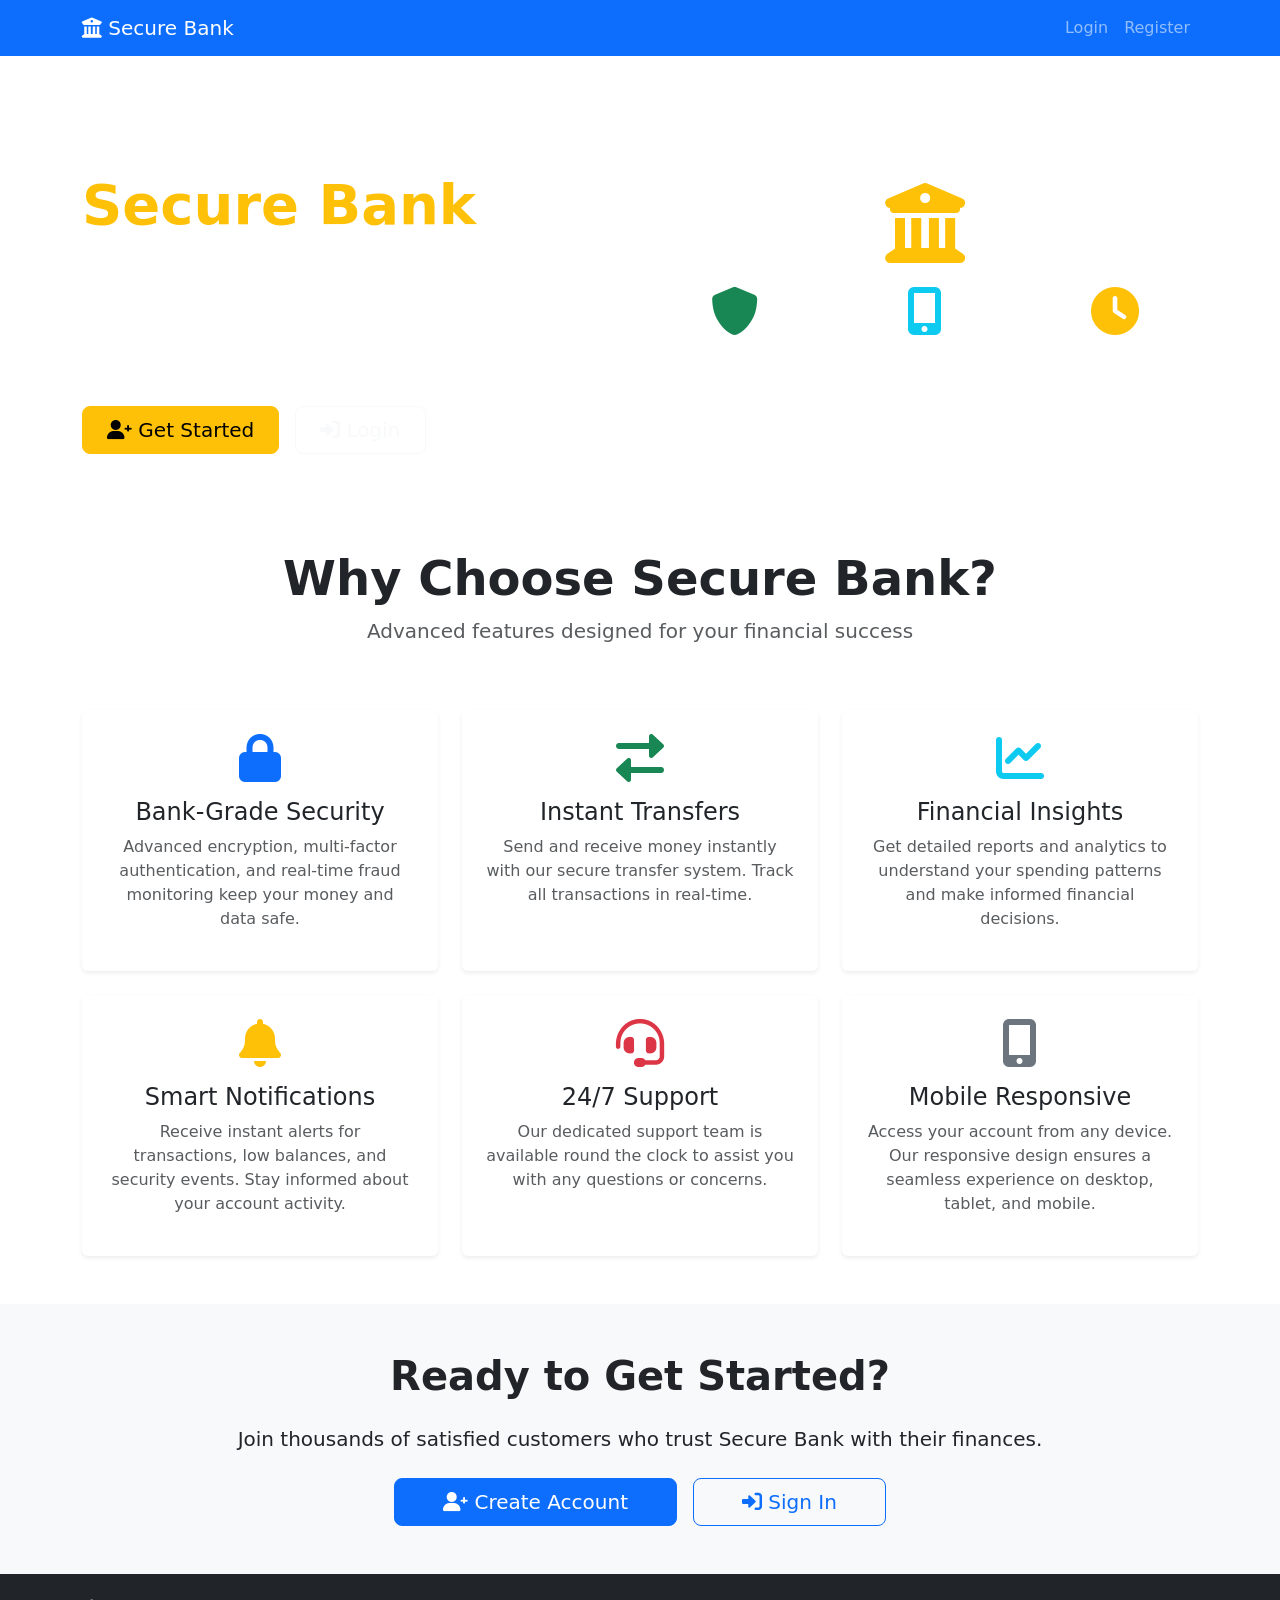
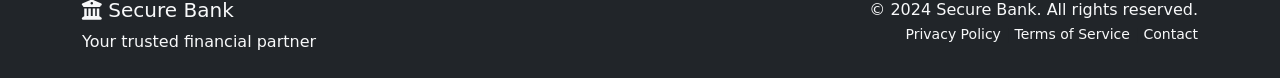
<file: target/classes/templates/index.html>
<!DOCTYPE html>
<html lang="en" xmlns:th="http://www.thymeleaf.org">
<head>
    <meta charset="UTF-8">
    <meta name="viewport" content="width=device-width, initial-scale=1.0">
    <title>Welcome to Secure Bank</title>
    
    <!-- Bootstrap CSS -->
    <link href="https://cdn.jsdelivr.net/npm/bootstrap@5.3.0/dist/css/bootstrap.min.css" rel="stylesheet">
    <!-- Font Awesome -->
    <link href="https://cdnjs.cloudflare.com/ajax/libs/font-awesome/6.0.0/css/all.min.css" rel="stylesheet">
    <!-- Custom CSS -->
    <link th:href="@{/css/style.css}" rel="stylesheet">
</head>
<body>
    <!-- Navigation -->
    <nav class="navbar navbar-expand-lg navbar-dark bg-primary">
        <div class="container">
            <a class="navbar-brand" th:href="@{/}">
                <i class="fas fa-university"></i> Secure Bank
            </a>
            
            <div class="navbar-nav ms-auto">
                <a class="nav-link" th:href="@{/login}">Login</a>
                <a class="nav-link" th:href="@{/register}">Register</a>
            </div>
        </div>
    </nav>

    <!-- Hero Section -->
    <section class="hero-section bg-gradient-primary text-white py-5">
        <div class="container">
            <div class="row align-items-center min-vh-75">
                <div class="col-lg-6">
                    <h1 class="display-4 fw-bold mb-4">
                        Welcome to <span class="text-warning">Secure Bank</span>
                    </h1>
                    <p class="lead mb-4">
                        Your trusted financial partner providing secure, modern, and convenient banking services. 
                        Experience the future of banking with our advanced security features and user-friendly interface.
                    </p>
                    <div class="d-grid gap-2 d-md-flex">
                        <a th:href="@{/register}" class="btn btn-warning btn-lg px-4 me-md-2">
                            <i class="fas fa-user-plus"></i> Get Started
                        </a>
                        <a th:href="@{/login}" class="btn btn-outline-light btn-lg px-4">
                            <i class="fas fa-sign-in-alt"></i> Login
                        </a>
                    </div>
                </div>
                <div class="col-lg-6 text-center">
                    <i class="fas fa-university display-1 text-warning mb-4"></i>
                    <div class="row">
                        <div class="col-4">
                            <i class="fas fa-shield-alt fa-3x text-success mb-2"></i>
                            <h5>Secure</h5>
                        </div>
                        <div class="col-4">
                            <i class="fas fa-mobile-alt fa-3x text-info mb-2"></i>
                            <h5>Mobile</h5>
                        </div>
                        <div class="col-4">
                            <i class="fas fa-clock fa-3x text-warning mb-2"></i>
                            <h5>24/7</h5>
                        </div>
                    </div>
                </div>
            </div>
        </div>
    </section>

    <!-- Features Section -->
    <section class="py-5">
        <div class="container">
            <div class="row text-center mb-5">
                <div class="col">
                    <h2 class="display-5 fw-bold">Why Choose Secure Bank?</h2>
                    <p class="lead text-muted">Advanced features designed for your financial success</p>
                </div>
            </div>
            
            <div class="row g-4">
                <div class="col-md-4">
                    <div class="card h-100 shadow-sm border-0">
                        <div class="card-body text-center p-4">
                            <i class="fas fa-lock fa-3x text-primary mb-3"></i>
                            <h4>Bank-Grade Security</h4>
                            <p class="text-muted">
                                Advanced encryption, multi-factor authentication, and real-time fraud monitoring 
                                keep your money and data safe.
                            </p>
                        </div>
                    </div>
                </div>
                
                <div class="col-md-4">
                    <div class="card h-100 shadow-sm border-0">
                        <div class="card-body text-center p-4">
                            <i class="fas fa-exchange-alt fa-3x text-success mb-3"></i>
                            <h4>Instant Transfers</h4>
                            <p class="text-muted">
                                Send and receive money instantly with our secure transfer system. 
                                Track all transactions in real-time.
                            </p>
                        </div>
                    </div>
                </div>
                
                <div class="col-md-4">
                    <div class="card h-100 shadow-sm border-0">
                        <div class="card-body text-center p-4">
                            <i class="fas fa-chart-line fa-3x text-info mb-3"></i>
                            <h4>Financial Insights</h4>
                            <p class="text-muted">
                                Get detailed reports and analytics to understand your spending patterns 
                                and make informed financial decisions.
                            </p>
                        </div>
                    </div>
                </div>
                
                <div class="col-md-4">
                    <div class="card h-100 shadow-sm border-0">
                        <div class="card-body text-center p-4">
                            <i class="fas fa-bell fa-3x text-warning mb-3"></i>
                            <h4>Smart Notifications</h4>
                            <p class="text-muted">
                                Receive instant alerts for transactions, low balances, and security events. 
                                Stay informed about your account activity.
                            </p>
                        </div>
                    </div>
                </div>
                
                <div class="col-md-4">
                    <div class="card h-100 shadow-sm border-0">
                        <div class="card-body text-center p-4">
                            <i class="fas fa-headset fa-3x text-danger mb-3"></i>
                            <h4>24/7 Support</h4>
                            <p class="text-muted">
                                Our dedicated support team is available round the clock to assist you 
                                with any questions or concerns.
                            </p>
                        </div>
                    </div>
                </div>
                
                <div class="col-md-4">
                    <div class="card h-100 shadow-sm border-0">
                        <div class="card-body text-center p-4">
                            <i class="fas fa-mobile-alt fa-3x text-secondary mb-3"></i>
                            <h4>Mobile Responsive</h4>
                            <p class="text-muted">
                                Access your account from any device. Our responsive design ensures 
                                a seamless experience on desktop, tablet, and mobile.
                            </p>
                        </div>
                    </div>
                </div>
            </div>
        </div>
    </section>

    <!-- CTA Section -->
    <section class="bg-light py-5">
        <div class="container">
            <div class="row text-center">
                <div class="col">
                    <h2 class="display-6 fw-bold mb-4">Ready to Get Started?</h2>
                    <p class="lead mb-4">Join thousands of satisfied customers who trust Secure Bank with their finances.</p>
                    <div class="d-grid gap-2 d-md-flex justify-content-center">
                        <a th:href="@{/register}" class="btn btn-primary btn-lg px-5 me-md-2">
                            <i class="fas fa-user-plus"></i> Create Account
                        </a>
                        <a th:href="@{/login}" class="btn btn-outline-primary btn-lg px-5">
                            <i class="fas fa-sign-in-alt"></i> Sign In
                        </a>
                    </div>
                </div>
            </div>
        </div>
    </section>

    <!-- Footer -->
    <footer class="bg-dark text-light py-4">
        <div class="container">
            <div class="row">
                <div class="col-md-6">
                    <h5><i class="fas fa-university"></i> Secure Bank</h5>
                    <p class="mb-0">Your trusted financial partner</p>
                </div>
                <div class="col-md-6 text-md-end">
                    <p class="mb-0">&copy; 2024 Secure Bank. All rights reserved.</p>
                    <small class="text-muted">
                        <a href="#" class="text-light text-decoration-none">Privacy Policy</a> |
                        <a href="#" class="text-light text-decoration-none">Terms of Service</a> |
                        <a href="#" class="text-light text-decoration-none">Contact</a>
                    </small>
                </div>
            </div>
        </div>
    </footer>

    <!-- Bootstrap JS -->
    <script src="https://cdn.jsdelivr.net/npm/bootstrap@5.3.0/dist/js/bootstrap.bundle.min.js"></script>
</body>
</html>
</file>
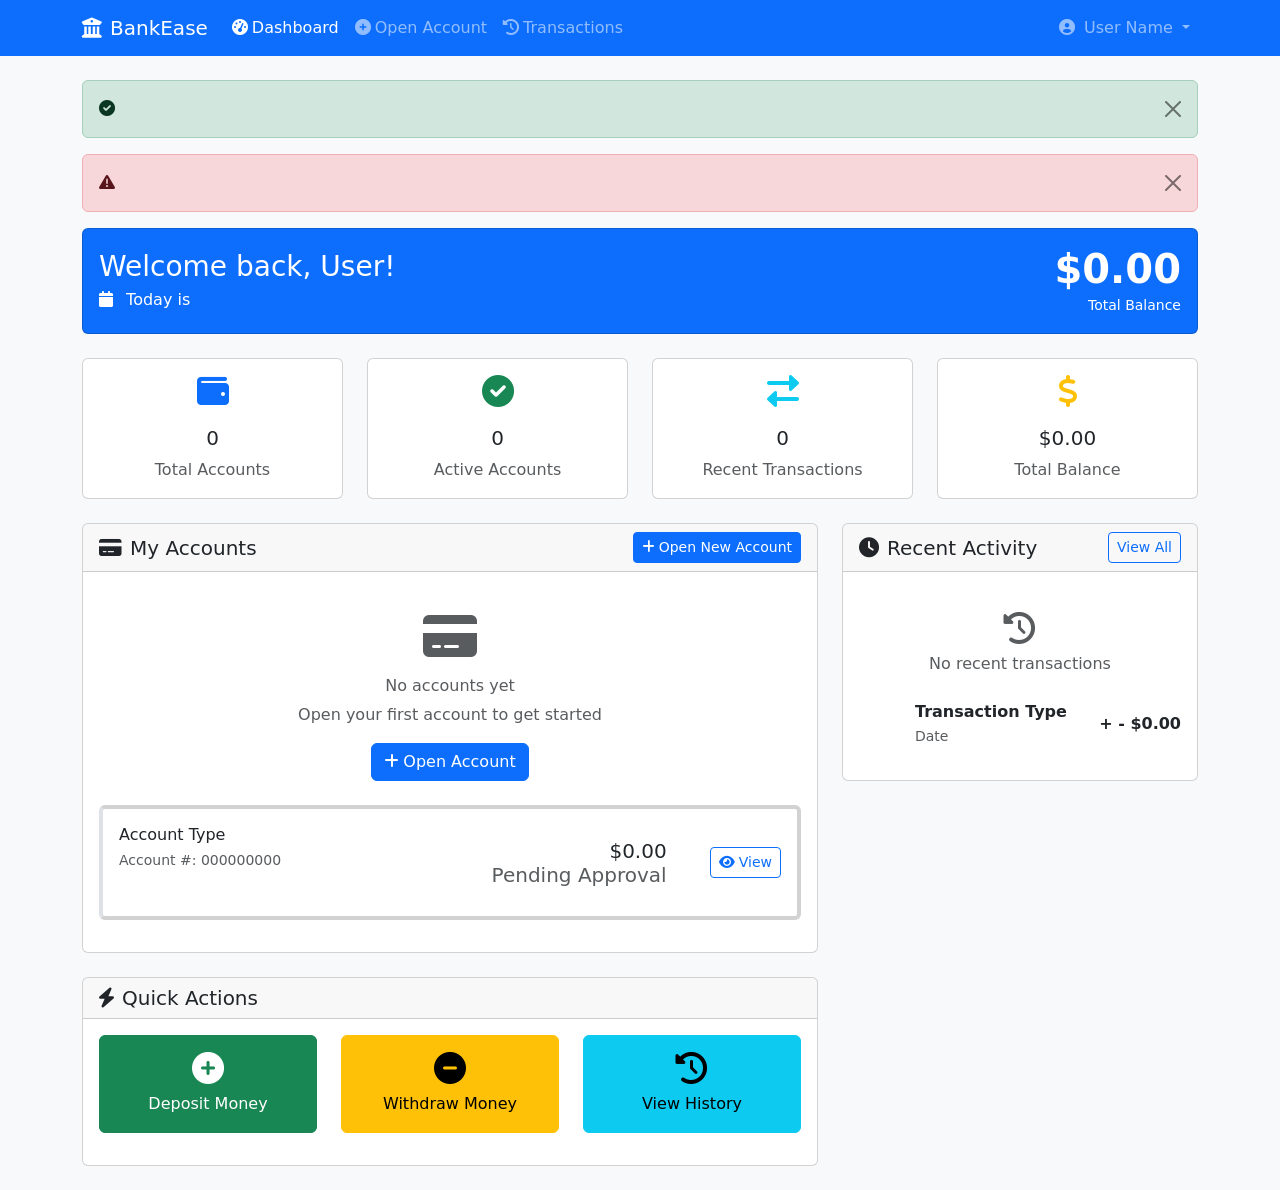
<file: target/classes/templates/dashboard.html>
<!DOCTYPE html>
<html lang="en" xmlns:th="http://www.thymeleaf.org" xmlns:sec="http://www.thymeleaf.org/extras/spring-security">
<head>
    <meta charset="UTF-8">
    <meta name="viewport" content="width=device-width, initial-scale=1.0">
    <title>Dashboard - BankEase</title>
    <link href="https://cdn.jsdelivr.net/npm/bootstrap@5.3.0/dist/css/bootstrap.min.css" rel="stylesheet">
    <link href="https://cdnjs.cloudflare.com/ajax/libs/font-awesome/6.0.0/css/all.min.css" rel="stylesheet">
    <link th:href="@{/css/style.css}" rel="stylesheet">
</head>
<body class="bg-light">
    <!-- Navigation -->
    <nav class="navbar navbar-expand-lg navbar-dark bg-primary">
        <div class="container">
            <a class="navbar-brand" href="#">
                <i class="fas fa-university me-2"></i>BankEase
            </a>
            <button class="navbar-toggler" type="button" data-bs-toggle="collapse" data-bs-target="#navbarNav">
                <span class="navbar-toggler-icon"></span>
            </button>
            <div class="collapse navbar-collapse" id="navbarNav">
                <ul class="navbar-nav me-auto">
                    <li class="nav-item">
                        <a class="nav-link active" th:href="@{/user/dashboard}">
                            <i class="fas fa-tachometer-alt me-1"></i>Dashboard
                        </a>
                    </li>
                    <li class="nav-item">
                        <a class="nav-link" th:href="@{/user/open-account}">
                            <i class="fas fa-plus-circle me-1"></i>Open Account
                        </a>
                    </li>
                    <li class="nav-item">
                        <a class="nav-link" th:href="@{/user/transactions}">
                            <i class="fas fa-history me-1"></i>Transactions
                        </a>
                    </li>
                </ul>
                <ul class="navbar-nav">
                    <li class="nav-item dropdown">
                        <a class="nav-link dropdown-toggle" href="#" id="navbarDropdown" role="button" data-bs-toggle="dropdown">
                            <i class="fas fa-user-circle me-1"></i>
                            <span th:text="${user.firstName + ' ' + user.lastName}">User Name</span>
                        </a>
                        <ul class="dropdown-menu">
                            <li><a class="dropdown-item" th:href="@{/user/profile}">
                                <i class="fas fa-user me-2"></i>Profile
                            </a></li>
                            <li><a class="dropdown-item" th:href="@{/user/change-password}">
                                <i class="fas fa-key me-2"></i>Change Password
                            </a></li>
                            <li><hr class="dropdown-divider"></li>
                            <li><a class="dropdown-item" th:href="@{/logout}">
                                <i class="fas fa-sign-out-alt me-2"></i>Logout
                            </a></li>
                        </ul>
                    </li>
                </ul>
            </div>
        </div>
    </nav>

    <div class="container my-4">
        <!-- Success/Error Messages -->
        <div th:if="${successMessage}" class="alert alert-success alert-dismissible fade show" role="alert">
            <i class="fas fa-check-circle me-2"></i>
            <span th:text="${successMessage}"></span>
            <button type="button" class="btn-close" data-bs-dismiss="alert"></button>
        </div>

        <div th:if="${errorMessage}" class="alert alert-danger alert-dismissible fade show" role="alert">
            <i class="fas fa-exclamation-triangle me-2"></i>
            <span th:text="${errorMessage}"></span>
            <button type="button" class="btn-close" data-bs-dismiss="alert"></button>
        </div>

        <!-- Welcome Section -->
        <div class="row mb-4">
            <div class="col-12">
                <div class="card bg-primary text-white">
                    <div class="card-body">
                        <div class="row align-items-center">
                            <div class="col-md-8">
                                <h3 class="card-title mb-1">
                                    Welcome back, <span th:text="${user.firstName}">User</span>!
                                </h3>
                                <p class="card-text mb-0">
                                    <i class="fas fa-calendar me-2"></i>
                                    Today is <span th:text="${#dates.format(#dates.createNow(), 'EEEE, MMMM dd, yyyy')}"></span>
                                </p>
                            </div>
                            <div class="col-md-4 text-end">
                                <div class="display-6 fw-bold">
                                    $<span th:text="${#numbers.formatDecimal(totalBalance, 1, 2)}">0.00</span>
                                </div>
                                <small>Total Balance</small>
                            </div>
                        </div>
                    </div>
                </div>
            </div>
        </div>

        <!-- Account Summary Cards -->
        <div class="row mb-4">
            <div class="col-md-3">
                <div class="card text-center h-100">
                    <div class="card-body">
                        <div class="text-primary mb-3">
                            <i class="fas fa-wallet fa-2x"></i>
                        </div>
                        <h5 class="card-title" th:text="${accountCount}">0</h5>
                        <p class="card-text text-muted">Total Accounts</p>
                    </div>
                </div>
            </div>
            <div class="col-md-3">
                <div class="card text-center h-100">
                    <div class="card-body">
                        <div class="text-success mb-3">
                            <i class="fas fa-check-circle fa-2x"></i>
                        </div>
                        <h5 class="card-title" th:text="${activeAccountCount}">0</h5>
                        <p class="card-text text-muted">Active Accounts</p>
                    </div>
                </div>
            </div>
            <div class="col-md-3">
                <div class="card text-center h-100">
                    <div class="card-body">
                        <div class="text-info mb-3">
                            <i class="fas fa-exchange-alt fa-2x"></i>
                        </div>
                        <h5 class="card-title" th:text="${#lists.size(recentTransactions)}">0</h5>
                        <p class="card-text text-muted">Recent Transactions</p>
                    </div>
                </div>
            </div>
            <div class="col-md-3">
                <div class="card text-center h-100">
                    <div class="card-body">
                        <div class="text-warning mb-3">
                            <i class="fas fa-dollar-sign fa-2x"></i>
                        </div>
                        <h5 class="card-title">$<span th:text="${#numbers.formatDecimal(totalBalance, 1, 2)}">0.00</span></h5>
                        <p class="card-text text-muted">Total Balance</p>
                    </div>
                </div>
            </div>
        </div>

        <div class="row">
            <!-- Accounts Section -->
            <div class="col-lg-8">
                <div class="card mb-4">
                    <div class="card-header d-flex justify-content-between align-items-center">
                        <h5 class="mb-0">
                            <i class="fas fa-credit-card me-2"></i>My Accounts
                        </h5>
                        <a th:href="@{/user/open-account}" class="btn btn-primary btn-sm">
                            <i class="fas fa-plus me-1"></i>Open New Account
                        </a>
                    </div>
                    <div class="card-body">
                        <div th:if="${#lists.isEmpty(accounts)}" class="text-center py-4">
                            <i class="fas fa-credit-card fa-3x text-muted mb-3"></i>
                            <h6 class="text-muted">No accounts yet</h6>
                            <p class="text-muted">Open your first account to get started</p>
                            <a th:href="@{/user/open-account}" class="btn btn-primary">
                                <i class="fas fa-plus me-1"></i>Open Account
                            </a>
                        </div>

                        <div th:if="${!#lists.isEmpty(accounts)}">
                            <div th:each="account : ${accounts}" class="card mb-3 border-start border-4" 
                                 th:classappend="${account.status.name() == 'ACTIVE'} ? 'border-success' : 
                                                 (${account.status.name() == 'PENDING'} ? 'border-warning' : 'border-danger')">
                                <div class="card-body">
                                    <div class="row align-items-center">
                                        <div class="col-md-6">
                                            <h6 class="card-title mb-1" th:text="${account.accountType.displayName}">Account Type</h6>
                                            <p class="text-muted mb-1">
                                                <small>Account #: <span th:text="${account.accountNumber}">000000000</span></small>
                                            </p>
                                            <span class="badge" 
                                                  th:classappend="${account.status.name() == 'ACTIVE'} ? 'bg-success' : 
                                                                 (${account.status.name() == 'PENDING'} ? 'bg-warning' : 'bg-danger')"
                                                  th:text="${account.status.displayName}">Status</span>
                                        </div>
                                        <div class="col-md-4 text-end">
                                            <div class="h5 mb-0" th:if="${account.status.name() == 'ACTIVE'}">
                                                $<span th:text="${#numbers.formatDecimal(account.balance, 1, 2)}">0.00</span>
                                            </div>
                                            <div class="h5 mb-0 text-muted" th:if="${account.status.name() != 'ACTIVE'}">
                                                Pending Approval
                                            </div>
                                        </div>
                                        <div class="col-md-2 text-end">
                                            <a th:href="@{/user/account/{id}(id=${account.id})}" class="btn btn-outline-primary btn-sm">
                                                <i class="fas fa-eye me-1"></i>View
                                            </a>
                                        </div>
                                    </div>
                                </div>
                            </div>
                        </div>
                    </div>
                </div>

                <!-- Quick Actions -->
                <div class="card">
                    <div class="card-header">
                        <h5 class="mb-0">
                            <i class="fas fa-bolt me-2"></i>Quick Actions
                        </h5>
                    </div>
                    <div class="card-body">
                        <div class="row">
                            <div class="col-md-4 mb-3">
                                <a th:href="@{/user/deposit}" class="btn btn-success w-100 py-3">
                                    <i class="fas fa-plus-circle fa-2x d-block mb-2"></i>
                                    Deposit Money
                                </a>
                            </div>
                            <div class="col-md-4 mb-3">
                                <a th:href="@{/user/withdraw}" class="btn btn-warning w-100 py-3">
                                    <i class="fas fa-minus-circle fa-2x d-block mb-2"></i>
                                    Withdraw Money
                                </a>
                            </div>
                            <div class="col-md-4 mb-3">
                                <a th:href="@{/user/transactions}" class="btn btn-info w-100 py-3">
                                    <i class="fas fa-history fa-2x d-block mb-2"></i>
                                    View History
                                </a>
                            </div>
                        </div>
                    </div>
                </div>
            </div>

            <!-- Recent Transactions -->
            <div class="col-lg-4">
                <div class="card">
                    <div class="card-header d-flex justify-content-between align-items-center">
                        <h5 class="mb-0">
                            <i class="fas fa-clock me-2"></i>Recent Activity
                        </h5>
                        <a th:href="@{/user/transactions}" class="btn btn-outline-primary btn-sm">View All</a>
                    </div>
                    <div class="card-body">
                        <div th:if="${#lists.isEmpty(recentTransactions)}" class="text-center py-4">
                            <i class="fas fa-history fa-2x text-muted mb-2"></i>
                            <p class="text-muted mb-0">No recent transactions</p>
                        </div>

                        <div th:if="${!#lists.isEmpty(recentTransactions)}">
                            <div th:each="transaction : ${recentTransactions}" class="d-flex align-items-center mb-3">
                                <div class="flex-shrink-0 me-3">
                                    <div class="rounded-circle d-flex align-items-center justify-content-center" 
                                         style="width: 40px; height: 40px;"
                                         th:classappend="${transaction.transactionType.name() == 'DEPOSIT'} ? 'bg-success-subtle text-success' : 'bg-warning-subtle text-warning'">
                                        <i th:class="${transaction.transactionType.name() == 'DEPOSIT'} ? 'fas fa-arrow-down' : 'fas fa-arrow-up'"></i>
                                    </div>
                                </div>
                                <div class="flex-grow-1">
                                    <div class="fw-semibold" th:text="${transaction.transactionType.displayName}">Transaction Type</div>
                                    <small class="text-muted" th:text="${#dates.format(transaction.createdAt, 'MMM dd, yyyy')}">Date</small>
                                </div>
                                <div class="text-end">
                                    <div class="fw-bold" 
                                         th:classappend="${transaction.transactionType.name() == 'DEPOSIT'} ? 'text-success' : 'text-warning'">
                                        <span th:if="${transaction.transactionType.name() == 'DEPOSIT'}">+</span>
                                        <span th:if="${transaction.transactionType.name() != 'DEPOSIT'}">-</span>
                                        $<span th:text="${#numbers.formatDecimal(transaction.amount, 1, 2)}">0.00</span>
                                    </div>
                                </div>
                            </div>
                        </div>
                    </div>
                </div>
            </div>
        </div>
    </div>

    <script src="https://cdn.jsdelivr.net/npm/bootstrap@5.3.0/dist/js/bootstrap.bundle.min.js"></script>
    <script th:src="@{/js/dashboard.js}"></script>
</body>
</html>
</file>
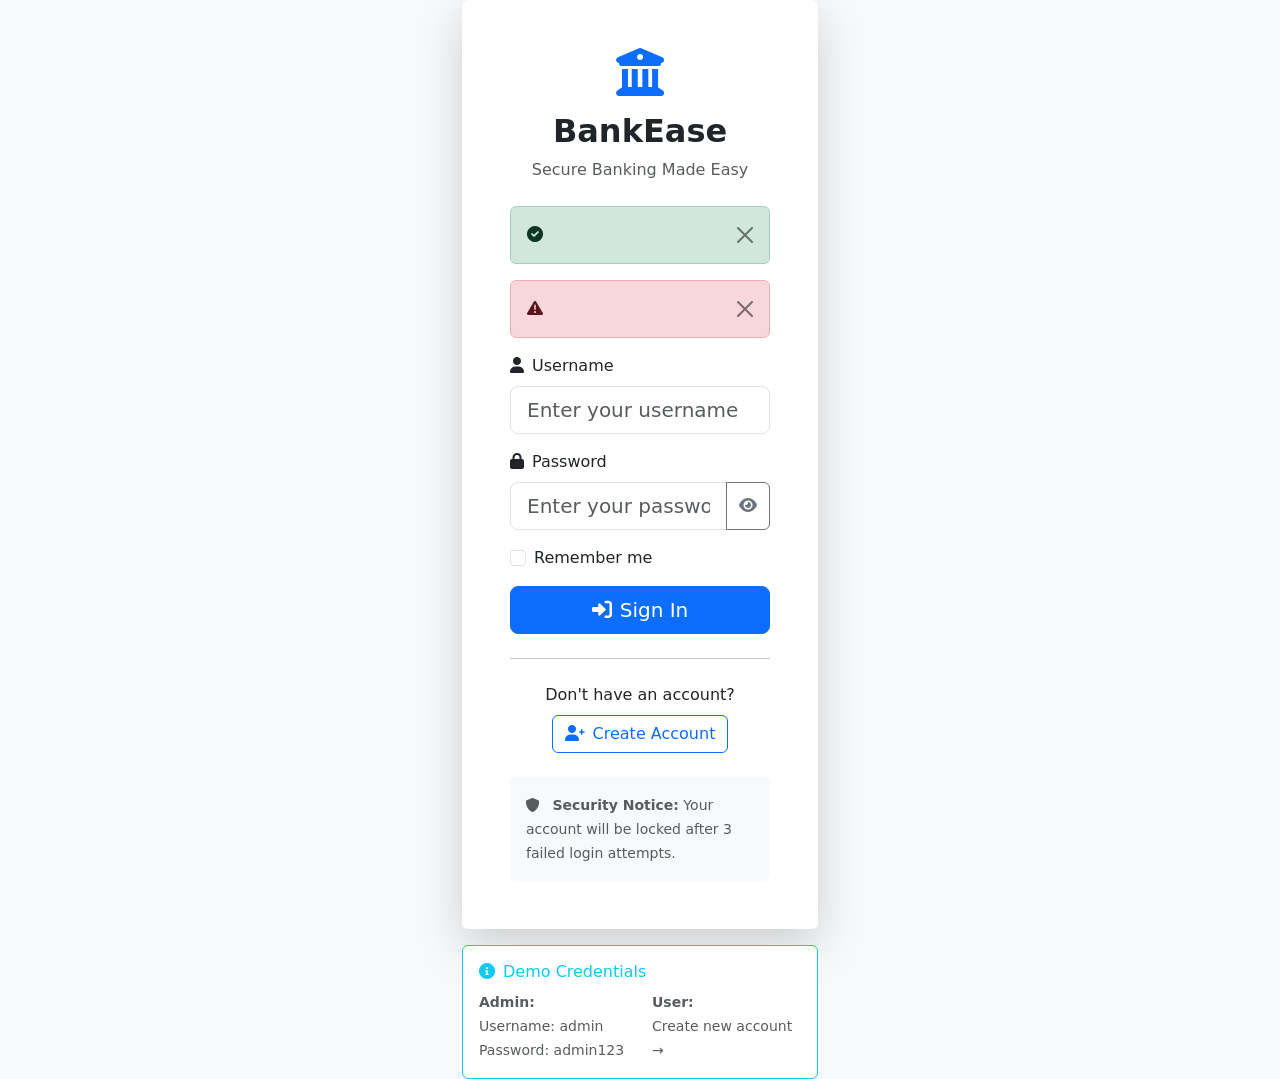
<file: target/classes/templates/login.html>
<!DOCTYPE html>
<html lang="en" xmlns:th="http://www.thymeleaf.org">
<head>
    <meta charset="UTF-8">
    <meta name="viewport" content="width=device-width, initial-scale=1.0">
    <title>Login - BankEase</title>
    <link href="https://cdn.jsdelivr.net/npm/bootstrap@5.3.0/dist/css/bootstrap.min.css" rel="stylesheet">
    <link href="https://cdnjs.cloudflare.com/ajax/libs/font-awesome/6.0.0/css/all.min.css" rel="stylesheet">
    <link th:href="@{/css/style.css}" rel="stylesheet">
</head>
<body class="bg-light">
    <div class="container">
        <div class="row justify-content-center align-items-center min-vh-100">
            <div class="col-md-6 col-lg-4">
                <div class="card shadow-lg border-0">
                    <div class="card-body p-5">
                        <div class="text-center mb-4">
                            <i class="fas fa-university fa-3x text-primary mb-3"></i>
                            <h2 class="fw-bold text-dark">BankEase</h2>
                            <p class="text-muted">Secure Banking Made Easy</p>
                        </div>

                        <!-- Success Message -->
                        <div th:if="${successMessage}" class="alert alert-success alert-dismissible fade show" role="alert">
                            <i class="fas fa-check-circle me-2"></i>
                            <span th:text="${successMessage}"></span>
                            <button type="button" class="btn-close" data-bs-dismiss="alert"></button>
                        </div>

                        <!-- Error Message -->
                        <div th:if="${errorMessage}" class="alert alert-danger alert-dismissible fade show" role="alert">
                            <i class="fas fa-exclamation-triangle me-2"></i>
                            <span th:text="${errorMessage}"></span>
                            <button type="button" class="btn-close" data-bs-dismiss="alert"></button>
                        </div>

                        <!-- Login Form -->
                        <form th:action="@{/perform_login}" method="post" id="loginForm">
                            <div class="mb-3">
                                <label for="username" class="form-label">
                                    <i class="fas fa-user me-2"></i>Username
                                </label>
                                <input type="text" class="form-control form-control-lg" id="username" name="username" 
                                       placeholder="Enter your username" required>
                                <div class="invalid-feedback">
                                    Please enter your username.
                                </div>
                            </div>

                            <div class="mb-3">
                                <label for="password" class="form-label">
                                    <i class="fas fa-lock me-2"></i>Password
                                </label>
                                <div class="input-group">
                                    <input type="password" class="form-control form-control-lg" id="password" name="password" 
                                           placeholder="Enter your password" required>
                                    <button class="btn btn-outline-secondary" type="button" id="togglePassword">
                                        <i class="fas fa-eye"></i>
                                    </button>
                                </div>
                                <div class="invalid-feedback">
                                    Please enter your password.
                                </div>
                            </div>

                            <div class="mb-3 form-check">
                                <input type="checkbox" class="form-check-input" id="rememberMe" name="remember-me">
                                <label class="form-check-label" for="rememberMe">
                                    Remember me
                                </label>
                            </div>

                            <!-- CSRF Token -->
                            <input type="hidden" th:name="${_csrf.parameterName}" th:value="${_csrf.token}"/>

                            <div class="d-grid">
                                <button type="submit" class="btn btn-primary btn-lg">
                                    <i class="fas fa-sign-in-alt me-2"></i>Sign In
                                </button>
                            </div>
                        </form>

                        <hr class="my-4">

                        <div class="text-center">
                            <p class="mb-0">Don't have an account?</p>
                            <a th:href="@{/register}" class="btn btn-outline-primary mt-2">
                                <i class="fas fa-user-plus me-2"></i>Create Account
                            </a>
                        </div>

                        <!-- Security Information -->
                        <div class="mt-4 p-3 bg-light rounded">
                            <small class="text-muted">
                                <i class="fas fa-shield-alt me-2"></i>
                                <strong>Security Notice:</strong> Your account will be locked after 3 failed login attempts.
                            </small>
                        </div>
                    </div>
                </div>

                <!-- Demo Credentials -->
                <div class="card mt-3 border-info">
                    <div class="card-body">
                        <h6 class="card-title text-info">
                            <i class="fas fa-info-circle me-2"></i>Demo Credentials
                        </h6>
                        <div class="row">
                            <div class="col-6">
                                <small class="text-muted">
                                    <strong>Admin:</strong><br>
                                    Username: admin<br>
                                    Password: admin123
                                </small>
                            </div>
                            <div class="col-6">
                                <small class="text-muted">
                                    <strong>User:</strong><br>
                                    Create new account →
                                </small>
                            </div>
                        </div>
                    </div>
                </div>
            </div>
        </div>
    </div>

    <script src="https://cdn.jsdelivr.net/npm/bootstrap@5.3.0/dist/js/bootstrap.bundle.min.js"></script>
    <script th:src="@{/js/login.js}"></script>
</body>
</html>
</file>
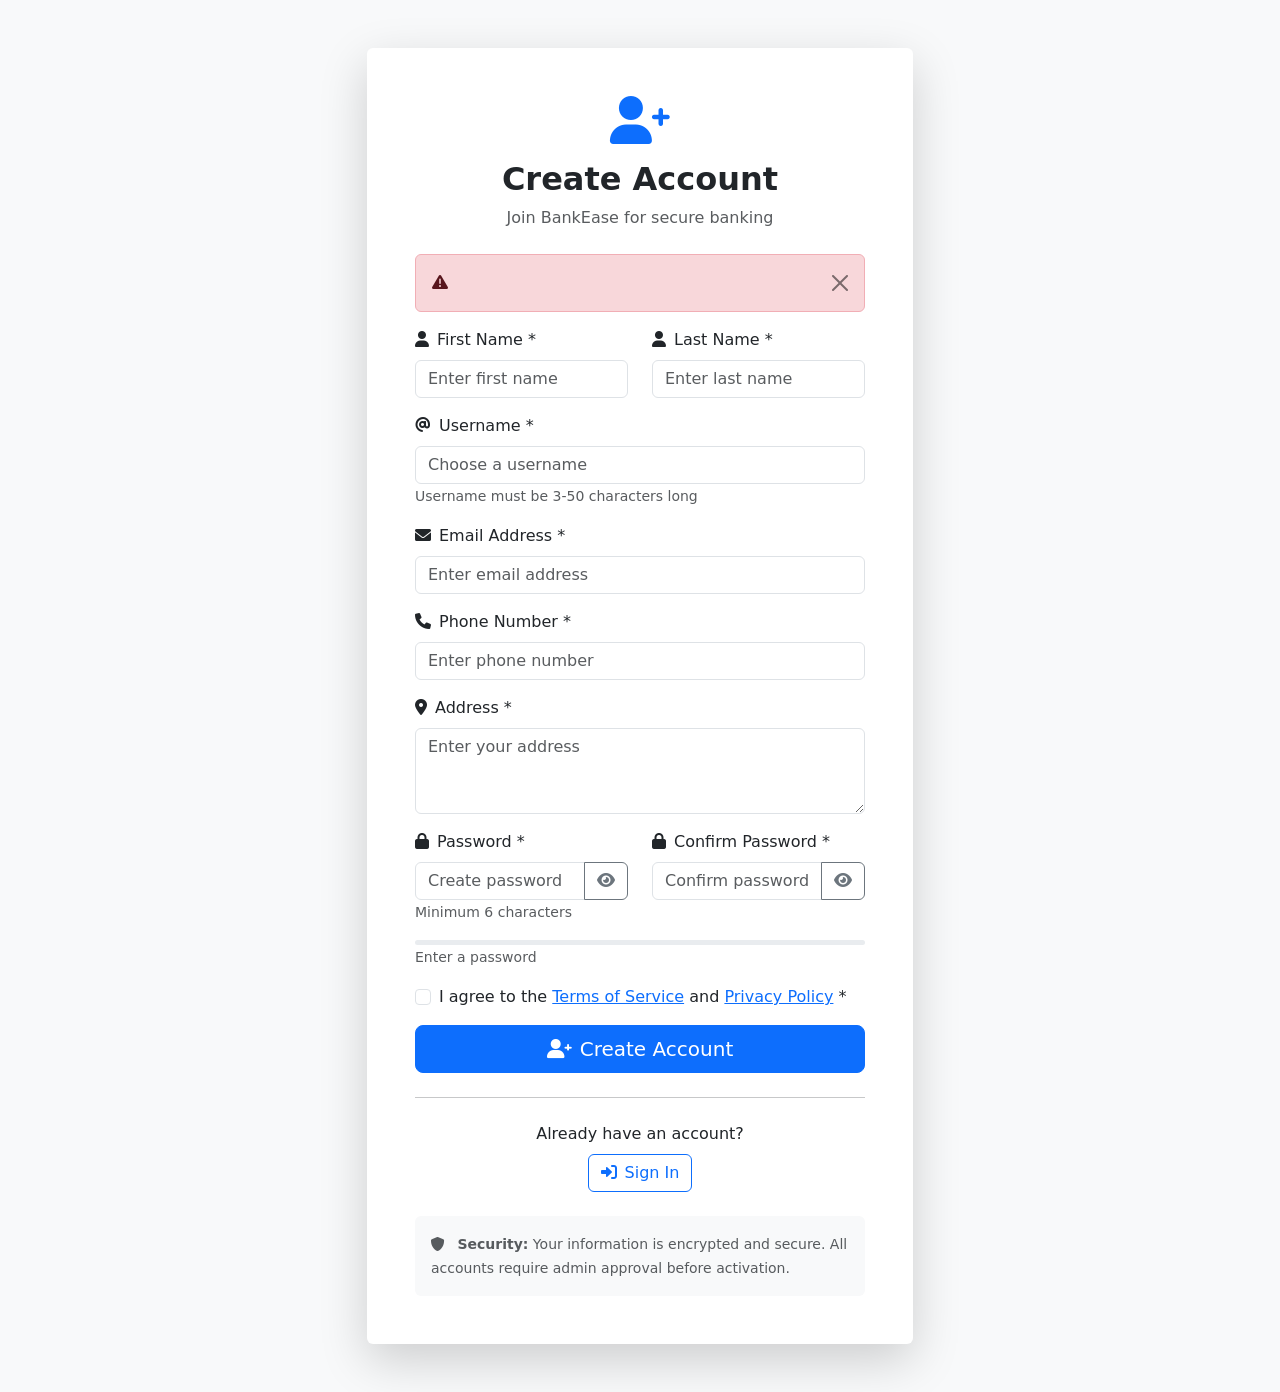
<file: target/classes/templates/register.html>
<!DOCTYPE html>
<html lang="en" xmlns:th="http://www.thymeleaf.org">
<head>
    <meta charset="UTF-8">
    <meta name="viewport" content="width=device-width, initial-scale=1.0">
    <title>Register - BankEase</title>
    <link href="https://cdn.jsdelivr.net/npm/bootstrap@5.3.0/dist/css/bootstrap.min.css" rel="stylesheet">
    <link href="https://cdnjs.cloudflare.com/ajax/libs/font-awesome/6.0.0/css/all.min.css" rel="stylesheet">
    <link th:href="@{/css/style.css}" rel="stylesheet">
</head>
<body class="bg-light">
    <div class="container py-5">
        <div class="row justify-content-center">
            <div class="col-md-8 col-lg-6">
                <div class="card shadow-lg border-0">
                    <div class="card-body p-5">
                        <div class="text-center mb-4">
                            <i class="fas fa-user-plus fa-3x text-primary mb-3"></i>
                            <h2 class="fw-bold text-dark">Create Account</h2>
                            <p class="text-muted">Join BankEase for secure banking</p>
                        </div>

                        <!-- Error Message -->
                        <div th:if="${errorMessage}" class="alert alert-danger alert-dismissible fade show" role="alert">
                            <i class="fas fa-exclamation-triangle me-2"></i>
                            <span th:text="${errorMessage}"></span>
                            <button type="button" class="btn-close" data-bs-dismiss="alert"></button>
                        </div>

                        <!-- Registration Form -->
                        <form th:action="@{/register}" th:object="${user}" method="post" id="registerForm" novalidate>
                            <div class="row">
                                <div class="col-md-6">
                                    <div class="mb-3">
                                        <label for="firstName" class="form-label">
                                            <i class="fas fa-user me-2"></i>First Name *
                                        </label>
                                        <input type="text" class="form-control" id="firstName" th:field="*{firstName}" 
                                               placeholder="Enter first name" required>
                                        <div class="invalid-feedback" th:if="${#fields.hasErrors('firstName')}" th:errors="*{firstName}"></div>
                                        <div class="invalid-feedback">Please enter your first name.</div>
                                    </div>
                                </div>
                                <div class="col-md-6">
                                    <div class="mb-3">
                                        <label for="lastName" class="form-label">
                                            <i class="fas fa-user me-2"></i>Last Name *
                                        </label>
                                        <input type="text" class="form-control" id="lastName" th:field="*{lastName}" 
                                               placeholder="Enter last name" required>
                                        <div class="invalid-feedback" th:if="${#fields.hasErrors('lastName')}" th:errors="*{lastName}"></div>
                                        <div class="invalid-feedback">Please enter your last name.</div>
                                    </div>
                                </div>
                            </div>

                            <div class="mb-3">
                                <label for="username" class="form-label">
                                    <i class="fas fa-at me-2"></i>Username *
                                </label>
                                <input type="text" class="form-control" id="username" th:field="*{username}" 
                                       placeholder="Choose a username" required minlength="3" maxlength="50">
                                <div class="invalid-feedback" th:if="${#fields.hasErrors('username')}" th:errors="*{username}"></div>
                                <div class="invalid-feedback">Username must be 3-50 characters long.</div>
                                <div class="valid-feedback">Username is available!</div>
                                <small class="form-text text-muted">Username must be 3-50 characters long</small>
                            </div>

                            <div class="mb-3">
                                <label for="email" class="form-label">
                                    <i class="fas fa-envelope me-2"></i>Email Address *
                                </label>
                                <input type="email" class="form-control" id="email" th:field="*{email}" 
                                       placeholder="Enter email address" required>
                                <div class="invalid-feedback" th:if="${#fields.hasErrors('email')}" th:errors="*{email}"></div>
                                <div class="invalid-feedback">Please enter a valid email address.</div>
                                <div class="valid-feedback">Email is available!</div>
                            </div>

                            <div class="mb-3">
                                <label for="phoneNumber" class="form-label">
                                    <i class="fas fa-phone me-2"></i>Phone Number *
                                </label>
                                <input type="tel" class="form-control" id="phoneNumber" th:field="*{phoneNumber}" 
                                       placeholder="Enter phone number" required>
                                <div class="invalid-feedback" th:if="${#fields.hasErrors('phoneNumber')}" th:errors="*{phoneNumber}"></div>
                                <div class="invalid-feedback">Please enter a valid phone number.</div>
                            </div>

                            <div class="mb-3">
                                <label for="address" class="form-label">
                                    <i class="fas fa-map-marker-alt me-2"></i>Address *
                                </label>
                                <textarea class="form-control" id="address" th:field="*{address}" rows="3" 
                                          placeholder="Enter your address" required maxlength="255"></textarea>
                                <div class="invalid-feedback" th:if="${#fields.hasErrors('address')}" th:errors="*{address}"></div>
                                <div class="invalid-feedback">Please enter your address.</div>
                            </div>

                            <div class="row">
                                <div class="col-md-6">
                                    <div class="mb-3">
                                        <label for="password" class="form-label">
                                            <i class="fas fa-lock me-2"></i>Password *
                                        </label>
                                        <div class="input-group">
                                            <input type="password" class="form-control" id="password" th:field="*{password}" 
                                                   placeholder="Create password" required minlength="6">
                                            <button class="btn btn-outline-secondary" type="button" id="togglePassword">
                                                <i class="fas fa-eye"></i>
                                            </button>
                                        </div>
                                        <div class="invalid-feedback" th:if="${#fields.hasErrors('password')}" th:errors="*{password}"></div>
                                        <div class="invalid-feedback">Password must be at least 6 characters long.</div>
                                        <small class="form-text text-muted">Minimum 6 characters</small>
                                    </div>
                                </div>
                                <div class="col-md-6">
                                    <div class="mb-3">
                                        <label for="confirmPassword" class="form-label">
                                            <i class="fas fa-lock me-2"></i>Confirm Password *
                                        </label>
                                        <div class="input-group">
                                            <input type="password" class="form-control" id="confirmPassword" name="confirmPassword" 
                                                   placeholder="Confirm password" required>
                                            <button class="btn btn-outline-secondary" type="button" id="toggleConfirmPassword">
                                                <i class="fas fa-eye"></i>
                                            </button>
                                        </div>
                                        <div class="invalid-feedback">Passwords do not match.</div>
                                    </div>
                                </div>
                            </div>

                            <!-- Password Strength Indicator -->
                            <div class="mb-3">
                                <div class="progress" style="height: 5px;">
                                    <div class="progress-bar" id="passwordStrength" role="progressbar" style="width: 0%"></div>
                                </div>
                                <small class="text-muted" id="passwordStrengthText">Enter a password</small>
                            </div>

                            <div class="mb-3 form-check">
                                <input type="checkbox" class="form-check-input" id="termsCheck" required>
                                <label class="form-check-label" for="termsCheck">
                                    I agree to the <a href="#" class="text-primary">Terms of Service</a> and 
                                    <a href="#" class="text-primary">Privacy Policy</a> *
                                </label>
                                <div class="invalid-feedback">You must agree to the terms and conditions.</div>
                            </div>

                            <!-- CSRF Token -->
                            <input type="hidden" th:name="${_csrf.parameterName}" th:value="${_csrf.token}"/>

                            <div class="d-grid">
                                <button type="submit" class="btn btn-primary btn-lg" id="registerBtn">
                                    <i class="fas fa-user-plus me-2"></i>Create Account
                                </button>
                            </div>
                        </form>

                        <hr class="my-4">

                        <div class="text-center">
                            <p class="mb-0">Already have an account?</p>
                            <a th:href="@{/login}" class="btn btn-outline-primary mt-2">
                                <i class="fas fa-sign-in-alt me-2"></i>Sign In
                            </a>
                        </div>

                        <!-- Security Information -->
                        <div class="mt-4 p-3 bg-light rounded">
                            <small class="text-muted">
                                <i class="fas fa-shield-alt me-2"></i>
                                <strong>Security:</strong> Your information is encrypted and secure. 
                                All accounts require admin approval before activation.
                            </small>
                        </div>
                    </div>
                </div>
            </div>
        </div>
    </div>

    <script src="https://cdn.jsdelivr.net/npm/bootstrap@5.3.0/dist/js/bootstrap.bundle.min.js"></script>
    <script th:src="@{/js/register.js}"></script>
</body>
</html>
</file>
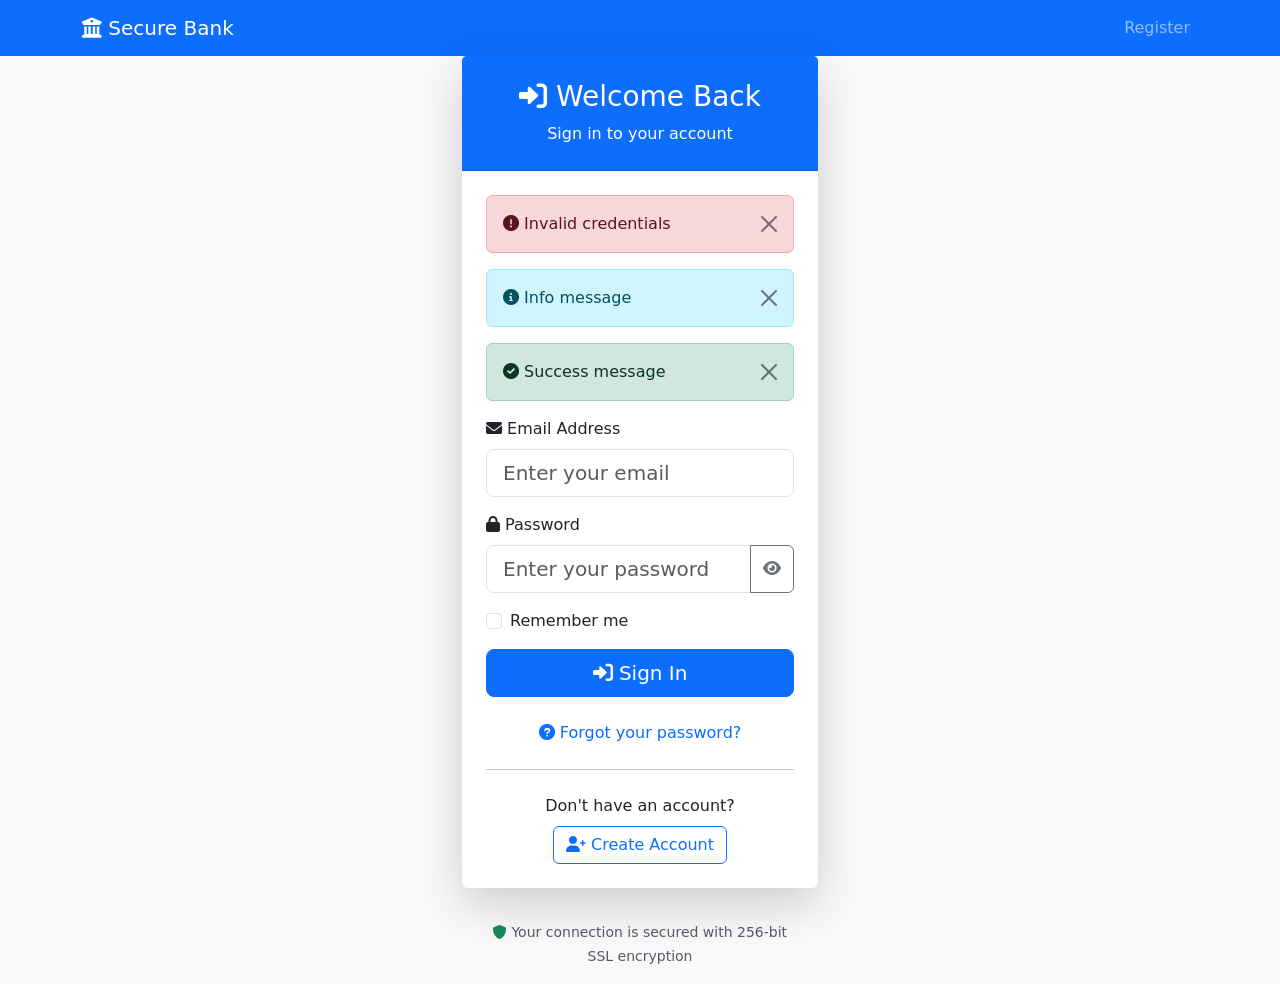
<file: target/classes/templates/auth/login.html>
<!DOCTYPE html>
<html lang="en" xmlns:th="http://www.thymeleaf.org">
<head>
    <meta charset="UTF-8">
    <meta name="viewport" content="width=device-width, initial-scale=1.0">
    <title>Login - Secure Bank</title>
    
    <!-- Bootstrap CSS -->
    <link href="https://cdn.jsdelivr.net/npm/bootstrap@5.3.0/dist/css/bootstrap.min.css" rel="stylesheet">
    <!-- Font Awesome -->
    <link href="https://cdnjs.cloudflare.com/ajax/libs/font-awesome/6.0.0/css/all.min.css" rel="stylesheet">
    <!-- Custom CSS -->
    <link th:href="@{/css/style.css}" rel="stylesheet">
</head>
<body class="bg-light">
    <!-- Navigation -->
    <nav class="navbar navbar-expand-lg navbar-dark bg-primary">
        <div class="container">
            <a class="navbar-brand" th:href="@{/}">
                <i class="fas fa-university"></i> Secure Bank
            </a>
            
            <div class="navbar-nav ms-auto">
                <a class="nav-link" th:href="@{/register}">Register</a>
            </div>
        </div>
    </nav>

    <div class="container">
        <div class="row justify-content-center align-items-center min-vh-100">
            <div class="col-md-6 col-lg-4">
                <div class="card shadow-lg border-0">
                    <div class="card-header bg-primary text-white text-center py-4">
                        <h3 class="mb-0">
                            <i class="fas fa-sign-in-alt"></i> Welcome Back
                        </h3>
                        <p class="mb-0 mt-2">Sign in to your account</p>
                    </div>
                    
                    <div class="card-body p-4">
                        <!-- Alert Messages -->
                        <div th:if="${error}" class="alert alert-danger alert-dismissible fade show" role="alert">
                            <i class="fas fa-exclamation-circle"></i>
                            <span th:text="${error}">Invalid credentials</span>
                            <button type="button" class="btn-close" data-bs-dismiss="alert"></button>
                        </div>
                        
                        <div th:if="${message}" class="alert alert-info alert-dismissible fade show" role="alert">
                            <i class="fas fa-info-circle"></i>
                            <span th:text="${message}">Info message</span>
                            <button type="button" class="btn-close" data-bs-dismiss="alert"></button>
                        </div>
                        
                        <div th:if="${success}" class="alert alert-success alert-dismissible fade show" role="alert">
                            <i class="fas fa-check-circle"></i>
                            <span th:text="${success}">Success message</span>
                            <button type="button" class="btn-close" data-bs-dismiss="alert"></button>
                        </div>

                        <!-- Login Form -->
                        <form th:action="@{/api/auth/login}" method="post" id="loginForm">
                            <div class="mb-3">
                                <label for="email" class="form-label">
                                    <i class="fas fa-envelope"></i> Email Address
                                </label>
                                <input type="email" class="form-control form-control-lg" id="email" name="email" 
                                       placeholder="Enter your email" required>
                                <div class="invalid-feedback">
                                    Please provide a valid email address.
                                </div>
                            </div>
                            
                            <div class="mb-3">
                                <label for="password" class="form-label">
                                    <i class="fas fa-lock"></i> Password
                                </label>
                                <div class="input-group">
                                    <input type="password" class="form-control form-control-lg" id="password" name="password" 
                                           placeholder="Enter your password" required>
                                    <button class="btn btn-outline-secondary" type="button" id="togglePassword">
                                        <i class="fas fa-eye"></i>
                                    </button>
                                </div>
                                <div class="invalid-feedback">
                                    Please provide your password.
                                </div>
                            </div>
                            
                            <div class="mb-3 form-check">
                                <input type="checkbox" class="form-check-input" id="rememberMe" name="rememberMe">
                                <label class="form-check-label" for="rememberMe">
                                    Remember me
                                </label>
                            </div>
                            
                            <div class="d-grid">
                                <button type="submit" class="btn btn-primary btn-lg" id="loginBtn">
                                    <i class="fas fa-sign-in-alt"></i> Sign In
                                </button>
                            </div>
                        </form>
                        
                        <!-- Additional Links -->
                        <div class="text-center mt-4">
                            <a th:href="@{/forgot-password}" class="text-decoration-none">
                                <i class="fas fa-question-circle"></i> Forgot your password?
                            </a>
                        </div>
                        
                        <hr class="my-4">
                        
                        <div class="text-center">
                            <p class="mb-0">Don't have an account?</p>
                            <a th:href="@{/register}" class="btn btn-outline-primary mt-2">
                                <i class="fas fa-user-plus"></i> Create Account
                            </a>
                        </div>
                    </div>
                </div>
                
                <!-- Security Notice -->
                <div class="card mt-3 border-0 bg-transparent">
                    <div class="card-body text-center">
                        <small class="text-muted">
                            <i class="fas fa-shield-alt text-success"></i>
                            Your connection is secured with 256-bit SSL encryption
                        </small>
                    </div>
                </div>
            </div>
        </div>
    </div>

    <!-- Bootstrap JS -->
    <script src="https://cdn.jsdelivr.net/npm/bootstrap@5.3.0/dist/js/bootstrap.bundle.min.js"></script>
    <!-- jQuery -->
    <script src="https://code.jquery.com/jquery-3.6.0.min.js"></script>
    
    <script>
        $(document).ready(function() {
            // Toggle password visibility
            $('#togglePassword').click(function() {
                const password = $('#password');
                const icon = $(this).find('i');
                
                if (password.attr('type') === 'password') {
                    password.attr('type', 'text');
                    icon.removeClass('fa-eye').addClass('fa-eye-slash');
                } else {
                    password.attr('type', 'password');
                    icon.removeClass('fa-eye-slash').addClass('fa-eye');
                }
            });
            
            // Form submission
            $('#loginForm').submit(function(e) {
                e.preventDefault();
                
                const email = $('#email').val();
                const password = $('#password').val();
                const loginBtn = $('#loginBtn');
                
                // Validate form
                if (!email || !password) {
                    return;
                }
                
                // Show loading state
                loginBtn.html('<i class="fas fa-spinner fa-spin"></i> Signing In...');
                loginBtn.prop('disabled', true);
                
                // Submit via AJAX
                $.ajax({
                    url: '/api/auth/login',
                    method: 'POST',
                    contentType: 'application/json',
                    data: JSON.stringify({
                        email: email,
                        password: password
                    }),
                    success: function(response) {
                        // Store token if needed (for API calls)
                        if (response.token) {
                            localStorage.setItem('authToken', response.token);
                        }
                        
                        // Redirect to dashboard
                        window.location.href = '/dashboard';
                    },
                    error: function(xhr) {
                        let errorMessage = 'Login failed. Please try again.';
                        
                        if (xhr.responseJSON && xhr.responseJSON.error) {
                            errorMessage = xhr.responseJSON.error;
                        }
                        
                        // Show error message
                        $('.alert').remove();
                        const alertHtml = `
                            <div class="alert alert-danger alert-dismissible fade show" role="alert">
                                <i class="fas fa-exclamation-circle"></i> ${errorMessage}
                                <button type="button" class="btn-close" data-bs-dismiss="alert"></button>
                            </div>
                        `;
                        $('#loginForm').prepend(alertHtml);
                        
                        // Reset button
                        loginBtn.html('<i class="fas fa-sign-in-alt"></i> Sign In');
                        loginBtn.prop('disabled', false);
                    }
                });
            });
            
            // Form validation
            const forms = document.querySelectorAll('.needs-validation');
            Array.prototype.slice.call(forms).forEach(function(form) {
                form.addEventListener('submit', function(event) {
                    if (!form.checkValidity()) {
                        event.preventDefault();
                        event.stopPropagation();
                    }
                    form.classList.add('was-validated');
                }, false);
            });
        });
    </script>
</body>
</html>
</file>
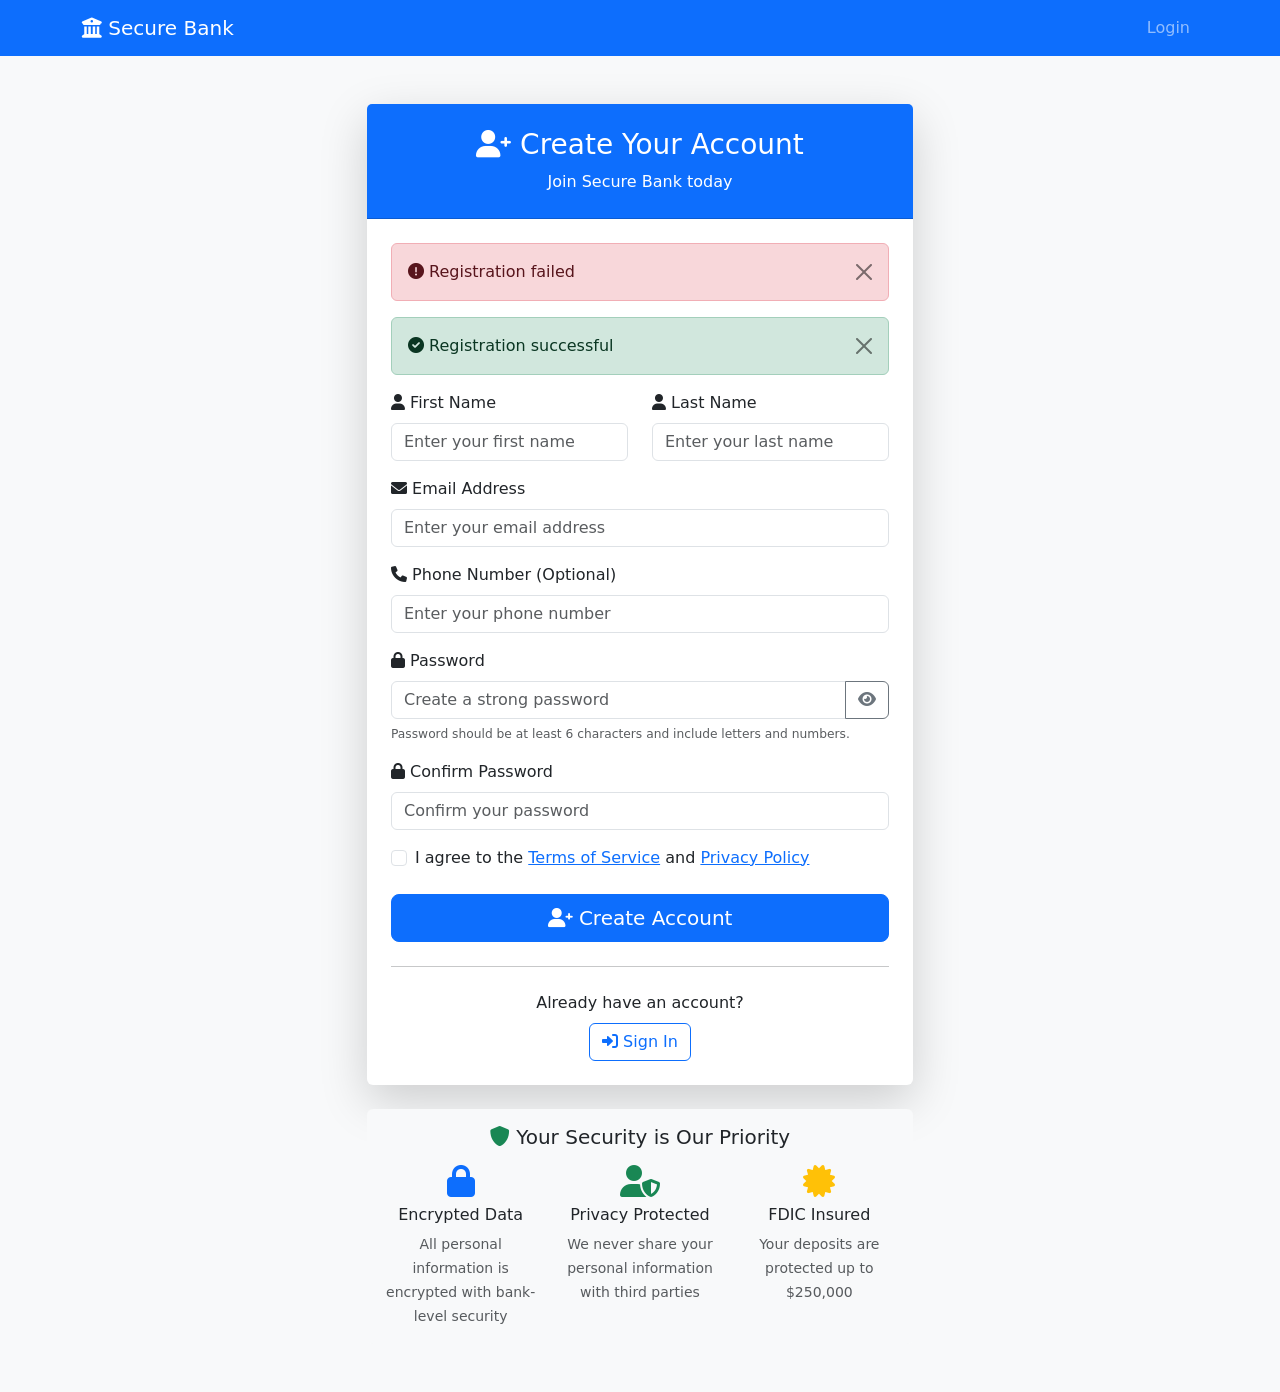
<file: target/classes/templates/auth/register.html>
<!DOCTYPE html>
<html lang="en" xmlns:th="http://www.thymeleaf.org">
<head>
    <meta charset="UTF-8">
    <meta name="viewport" content="width=device-width, initial-scale=1.0">
    <title>Register - Secure Bank</title>
    
    <!-- Bootstrap CSS -->
    <link href="https://cdn.jsdelivr.net/npm/bootstrap@5.3.0/dist/css/bootstrap.min.css" rel="stylesheet">
    <!-- Font Awesome -->
    <link href="https://cdnjs.cloudflare.com/ajax/libs/font-awesome/6.0.0/css/all.min.css" rel="stylesheet">
    <!-- Custom CSS -->
    <link th:href="@{/css/style.css}" rel="stylesheet">
</head>
<body class="bg-light">
    <!-- Navigation -->
    <nav class="navbar navbar-expand-lg navbar-dark bg-primary">
        <div class="container">
            <a class="navbar-brand" th:href="@{/}">
                <i class="fas fa-university"></i> Secure Bank
            </a>
            
            <div class="navbar-nav ms-auto">
                <a class="nav-link" th:href="@{/login}">Login</a>
            </div>
        </div>
    </nav>

    <div class="container">
        <div class="row justify-content-center py-5">
            <div class="col-md-8 col-lg-6">
                <div class="card shadow-lg border-0">
                    <div class="card-header bg-primary text-white text-center py-4">
                        <h3 class="mb-0">
                            <i class="fas fa-user-plus"></i> Create Your Account
                        </h3>
                        <p class="mb-0 mt-2">Join Secure Bank today</p>
                    </div>
                    
                    <div class="card-body p-4">
                        <!-- Alert Messages -->
                        <div th:if="${error}" class="alert alert-danger alert-dismissible fade show" role="alert">
                            <i class="fas fa-exclamation-circle"></i>
                            <span th:text="${error}">Registration failed</span>
                            <button type="button" class="btn-close" data-bs-dismiss="alert"></button>
                        </div>
                        
                        <div th:if="${success}" class="alert alert-success alert-dismissible fade show" role="alert">
                            <i class="fas fa-check-circle"></i>
                            <span th:text="${success}">Registration successful</span>
                            <button type="button" class="btn-close" data-bs-dismiss="alert"></button>
                        </div>

                        <!-- Registration Form -->
                        <form th:action="@{/register}" th:object="${user}" method="post" id="registerForm" class="needs-validation" novalidate>
                            <div class="row">
                                <div class="col-md-6 mb-3">
                                    <label for="firstName" class="form-label">
                                        <i class="fas fa-user"></i> First Name
                                    </label>
                                    <input type="text" class="form-control" th:field="*{firstName}" id="firstName" 
                                           placeholder="Enter your first name" required>
                                    <div class="invalid-feedback">
                                        Please provide your first name.
                                    </div>
                                    <div th:if="${#fields.hasErrors('firstName')}" class="text-danger small">
                                        <span th:errors="*{firstName}"></span>
                                    </div>
                                </div>
                                
                                <div class="col-md-6 mb-3">
                                    <label for="lastName" class="form-label">
                                        <i class="fas fa-user"></i> Last Name
                                    </label>
                                    <input type="text" class="form-control" th:field="*{lastName}" id="lastName" 
                                           placeholder="Enter your last name" required>
                                    <div class="invalid-feedback">
                                        Please provide your last name.
                                    </div>
                                    <div th:if="${#fields.hasErrors('lastName')}" class="text-danger small">
                                        <span th:errors="*{lastName}"></span>
                                    </div>
                                </div>
                            </div>
                            
                            <div class="mb-3">
                                <label for="email" class="form-label">
                                    <i class="fas fa-envelope"></i> Email Address
                                </label>
                                <input type="email" class="form-control" th:field="*{email}" id="email" 
                                       placeholder="Enter your email address" required>
                                <div class="invalid-feedback">
                                    Please provide a valid email address.
                                </div>
                                <div th:if="${#fields.hasErrors('email')}" class="text-danger small">
                                    <span th:errors="*{email}"></span>
                                </div>
                            </div>
                            
                            <div class="mb-3">
                                <label for="phoneNumber" class="form-label">
                                    <i class="fas fa-phone"></i> Phone Number (Optional)
                                </label>
                                <input type="tel" class="form-control" th:field="*{phoneNumber}" id="phoneNumber" 
                                       placeholder="Enter your phone number">
                                <div th:if="${#fields.hasErrors('phoneNumber')}" class="text-danger small">
                                    <span th:errors="*{phoneNumber}"></span>
                                </div>
                            </div>
                            
                            <div class="mb-3">
                                <label for="password" class="form-label">
                                    <i class="fas fa-lock"></i> Password
                                </label>
                                <div class="input-group">
                                    <input type="password" class="form-control" th:field="*{password}" id="password" 
                                           placeholder="Create a strong password" required minlength="6">
                                    <button class="btn btn-outline-secondary" type="button" id="togglePassword">
                                        <i class="fas fa-eye"></i>
                                    </button>
                                </div>
                                <div class="invalid-feedback">
                                    Password must be at least 6 characters long.
                                </div>
                                <div th:if="${#fields.hasErrors('password')}" class="text-danger small">
                                    <span th:errors="*{password}"></span>
                                </div>
                                <div class="form-text">
                                    <small>Password should be at least 6 characters and include letters and numbers.</small>
                                </div>
                            </div>
                            
                            <div class="mb-3">
                                <label for="confirmPassword" class="form-label">
                                    <i class="fas fa-lock"></i> Confirm Password
                                </label>
                                <input type="password" class="form-control" id="confirmPassword" 
                                       placeholder="Confirm your password" required>
                                <div class="invalid-feedback" id="confirmPasswordFeedback">
                                    Passwords do not match.
                                </div>
                            </div>
                            
                            <!-- Terms and Conditions -->
                            <div class="mb-4">
                                <div class="form-check">
                                    <input class="form-check-input" type="checkbox" id="agreeTerms" required>
                                    <label class="form-check-label" for="agreeTerms">
                                        I agree to the <a href="#" class="text-primary">Terms of Service</a> and 
                                        <a href="#" class="text-primary">Privacy Policy</a>
                                    </label>
                                    <div class="invalid-feedback">
                                        You must agree to the terms and conditions.
                                    </div>
                                </div>
                            </div>
                            
                            <div class="d-grid">
                                <button type="submit" class="btn btn-primary btn-lg" id="registerBtn">
                                    <i class="fas fa-user-plus"></i> Create Account
                                </button>
                            </div>
                        </form>
                        
                        <hr class="my-4">
                        
                        <div class="text-center">
                            <p class="mb-0">Already have an account?</p>
                            <a th:href="@{/login}" class="btn btn-outline-primary mt-2">
                                <i class="fas fa-sign-in-alt"></i> Sign In
                            </a>
                        </div>
                    </div>
                </div>
                
                <!-- Security Information -->
                <div class="card mt-4 border-0 bg-light">
                    <div class="card-body">
                        <h5 class="card-title text-center mb-3">
                            <i class="fas fa-shield-alt text-success"></i> Your Security is Our Priority
                        </h5>
                        <div class="row text-center">
                            <div class="col-md-4">
                                <i class="fas fa-lock fa-2x text-primary mb-2"></i>
                                <h6>Encrypted Data</h6>
                                <small class="text-muted">All personal information is encrypted with bank-level security</small>
                            </div>
                            <div class="col-md-4">
                                <i class="fas fa-user-shield fa-2x text-success mb-2"></i>
                                <h6>Privacy Protected</h6>
                                <small class="text-muted">We never share your personal information with third parties</small>
                            </div>
                            <div class="col-md-4">
                                <i class="fas fa-certificate fa-2x text-warning mb-2"></i>
                                <h6>FDIC Insured</h6>
                                <small class="text-muted">Your deposits are protected up to $250,000</small>
                            </div>
                        </div>
                    </div>
                </div>
            </div>
        </div>
    </div>

    <!-- Bootstrap JS -->
    <script src="https://cdn.jsdelivr.net/npm/bootstrap@5.3.0/dist/js/bootstrap.bundle.min.js"></script>
    <!-- jQuery -->
    <script src="https://code.jquery.com/jquery-3.6.0.min.js"></script>
    
    <script>
        $(document).ready(function() {
            // Toggle password visibility
            $('#togglePassword').click(function() {
                const password = $('#password');
                const icon = $(this).find('i');
                
                if (password.attr('type') === 'password') {
                    password.attr('type', 'text');
                    icon.removeClass('fa-eye').addClass('fa-eye-slash');
                } else {
                    password.attr('type', 'password');
                    icon.removeClass('fa-eye-slash').addClass('fa-eye');
                }
            });
            
            // Password confirmation validation
            function validatePasswordMatch() {
                const password = $('#password').val();
                const confirmPassword = $('#confirmPassword').val();
                const confirmField = $('#confirmPassword')[0];
                
                if (confirmPassword && password !== confirmPassword) {
                    confirmField.setCustomValidity('Passwords do not match');
                    confirmField.classList.add('is-invalid');
                } else {
                    confirmField.setCustomValidity('');
                    confirmField.classList.remove('is-invalid');
                    if (confirmPassword) {
                        confirmField.classList.add('is-valid');
                    }
                }
            }
            
            $('#password, #confirmPassword').on('input', validatePasswordMatch);
            
            // Password strength indicator
            $('#password').on('input', function() {
                const password = $(this).val();
                const strength = checkPasswordStrength(password);
                updatePasswordStrengthIndicator(strength);
            });
            
            function checkPasswordStrength(password) {
                let score = 0;
                if (password.length >= 6) score++;
                if (password.length >= 8) score++;
                if (/[a-z]/.test(password)) score++;
                if (/[A-Z]/.test(password)) score++;
                if (/[0-9]/.test(password)) score++;
                if (/[^A-Za-z0-9]/.test(password)) score++;
                
                if (score < 3) return 'weak';
                if (score < 5) return 'medium';
                return 'strong';
            }
            
            function updatePasswordStrengthIndicator(strength) {
                let existingIndicator = $('#password-strength');
                if (existingIndicator.length === 0) {
                    $('#password').parent().after('<div id="password-strength" class="mt-1"></div>');
                    existingIndicator = $('#password-strength');
                }
                
                let color, text;
                switch (strength) {
                    case 'weak':
                        color = 'danger';
                        text = 'Weak password';
                        break;
                    case 'medium':
                        color = 'warning';
                        text = 'Medium strength';
                        break;
                    case 'strong':
                        color = 'success';
                        text = 'Strong password';
                        break;
                }
                
                existingIndicator.html(`<small class="text-${color}"><i class="fas fa-info-circle"></i> ${text}</small>`);
            }
            
            // Form submission
            $('#registerForm').on('submit', function(e) {
                const form = this;
                
                // Validate password match
                validatePasswordMatch();
                
                if (!form.checkValidity()) {
                    e.preventDefault();
                    e.stopPropagation();
                }
                
                form.classList.add('was-validated');
                
                // If form is valid, show loading state
                if (form.checkValidity()) {
                    const registerBtn = $('#registerBtn');
                    registerBtn.html('<i class="fas fa-spinner fa-spin"></i> Creating Account...');
                    registerBtn.prop('disabled', true);
                }
            });
            
            // Real-time email validation
            $('#email').on('blur', function() {
                const email = $(this).val();
                if (email && !isValidEmail(email)) {
                    this.setCustomValidity('Please enter a valid email address');
                } else {
                    this.setCustomValidity('');
                }
            });
            
            function isValidEmail(email) {
                const emailRegex = /^[^\s@]+@[^\s@]+\.[^\s@]+$/;
                return emailRegex.test(email);
            }
            
            // Phone number formatting
            $('#phoneNumber').on('input', function() {
                let value = $(this).val().replace(/\D/g, '');
                if (value.length >= 6) {
                    value = value.replace(/(\d{3})(\d{3})(\d{4})/, '($1) $2-$3');
                } else if (value.length >= 3) {
                    value = value.replace(/(\d{3})(\d{0,3})/, '($1) $2');
                }
                $(this).val(value);
            });
        });
    </script>
</body>
</html>
</file>
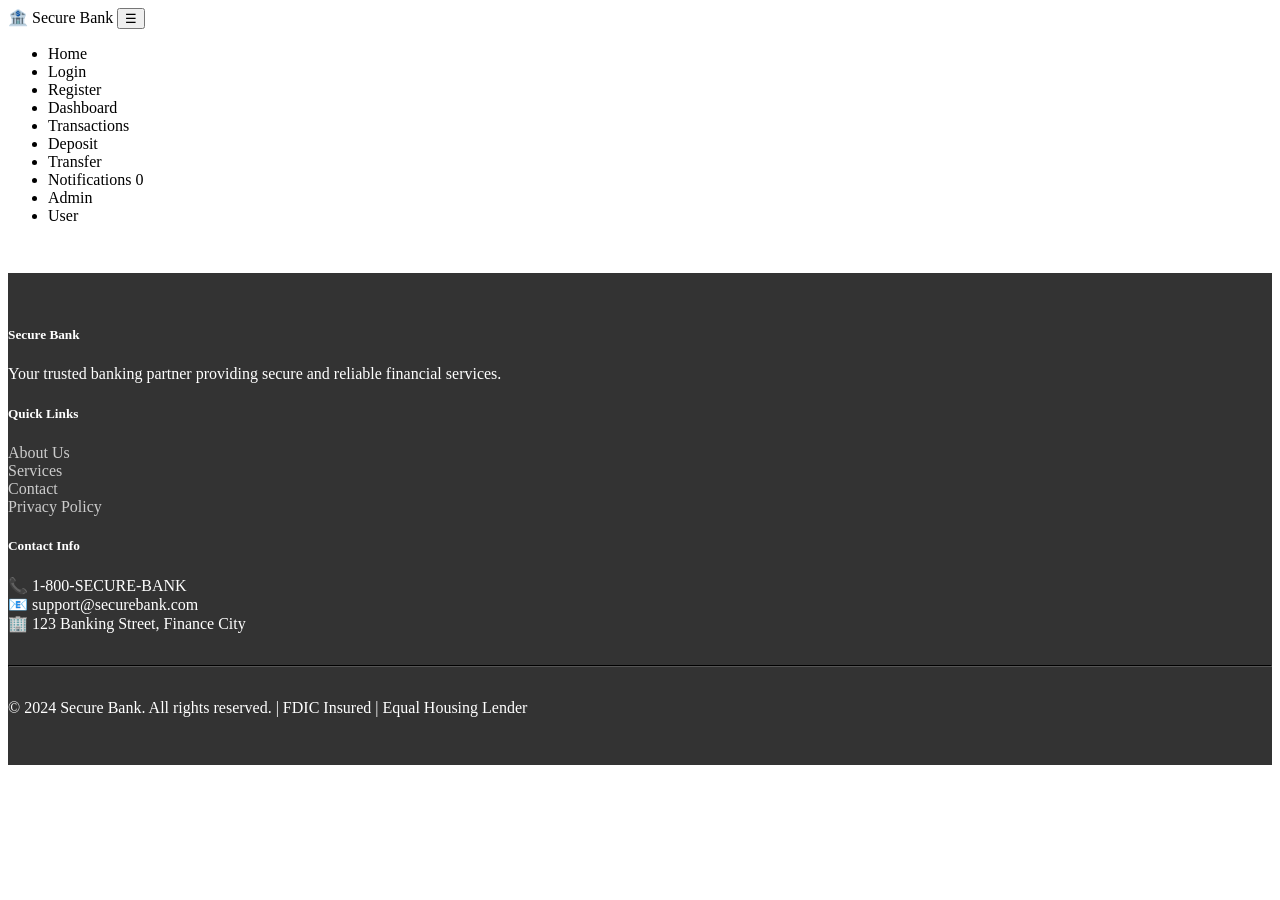
<file: target/classes/templates/layout/base.html>
<!DOCTYPE html>
<html lang="en" xmlns:th="http://www.thymeleaf.org" xmlns:sec="http://www.thymeleaf.org/extras/spring-security">
<head>
    <meta charset="UTF-8">
    <meta name="viewport" content="width=device-width, initial-scale=1.0">
    <title th:text="${pageTitle != null ? pageTitle + ' - Secure Bank' : 'Secure Bank - Your Trusted Banking Partner'}">Secure Bank</title>
    
    <!-- CSS -->
    <link th:href="@{/css/style.css}" rel="stylesheet">
    
    <!-- Favicon -->
    <link rel="icon" type="image/x-icon" th:href="@{/images/favicon.ico}">
    
    <!-- Additional CSS block for page-specific styles -->
    <th:block th:fragment="css"></th:block>
</head>
<body>
    <!-- Header -->
    <header class="header">
        <div class="container">
            <nav class="navbar">
                <a th:href="@{/}" class="navbar-brand">
                    🏦 Secure Bank
                </a>
                
                <button class="mobile-menu-toggle" id="mobileMenuToggle">
                    ☰
                </button>
                
                <ul class="navbar-nav" id="navbarNav">
                    <!-- Public navigation items -->
                    <li sec:authorize="!isAuthenticated()">
                        <a th:href="@{/}" class="nav-link">Home</a>
                    </li>
                    <li sec:authorize="!isAuthenticated()">
                        <a th:href="@{/login}" class="nav-link">Login</a>
                    </li>
                    <li sec:authorize="!isAuthenticated()">
                        <a th:href="@{/register}" class="nav-link">Register</a>
                    </li>
                    
                    <!-- Authenticated user navigation -->
                    <li sec:authorize="isAuthenticated()">
                        <a th:href="@{/dashboard}" class="nav-link">Dashboard</a>
                    </li>
                    <li sec:authorize="isAuthenticated()">
                        <a th:href="@{/transactions}" class="nav-link">Transactions</a>
                    </li>
                    <li sec:authorize="isAuthenticated()">
                        <a th:href="@{/transactions/deposit}" class="nav-link">Deposit</a>
                    </li>
                    <li sec:authorize="isAuthenticated()">
                        <a th:href="@{/transactions/transfer}" class="nav-link">Transfer</a>
                    </li>
                    <li sec:authorize="isAuthenticated()">
                        <a th:href="@{/notifications}" class="nav-link notification-item">
                            Notifications
                            <span class="notification-badge" th:if="${unreadNotifications != null and unreadNotifications > 0}" 
                                  th:text="${unreadNotifications}">0</span>
                        </a>
                    </li>
                    
                    <!-- Admin navigation -->
                    <li sec:authorize="hasRole('ADMIN')">
                        <a th:href="@{/admin}" class="nav-link">Admin</a>
                    </li>
                    
                    <!-- User menu -->
                    <li sec:authorize="isAuthenticated()">
                        <div class="nav-link" style="position: relative;">
                            <span sec:authentication="principal.fullName">User</span>
                            <div class="user-menu" style="display: none; position: absolute; top: 100%; right: 0; background: white; color: #333; border-radius: 5px; box-shadow: 0 4px 6px rgba(0,0,0,0.1); min-width: 150px; z-index: 1000;">
                                <a th:href="@{/dashboard/profile}" style="display: block; padding: 0.5rem 1rem; text-decoration: none; color: #333;">Profile</a>
                                <a th:href="@{/dashboard/security}" style="display: block; padding: 0.5rem 1rem; text-decoration: none; color: #333;">Security</a>
                                <hr style="margin: 0.5rem 0;">
                                <a th:href="@{/logout}" style="display: block; padding: 0.5rem 1rem; text-decoration: none; color: #dc3545;">Logout</a>
                            </div>
                        </div>
                    </li>
                </ul>
            </nav>
        </div>
    </header>

    <!-- Main Content -->
    <main class="main-content">
        <div class="container">
            <!-- Alert messages -->
            <div th:if="${success}" class="alert alert-success" role="alert">
                <span th:text="${success}"></span>
            </div>
            
            <div th:if="${error}" class="alert alert-danger" role="alert">
                <span th:text="${error}"></span>
            </div>
            
            <div th:if="${warning}" class="alert alert-warning" role="alert">
                <span th:text="${warning}"></span>
            </div>
            
            <div th:if="${info}" class="alert alert-info" role="alert">
                <span th:text="${info}"></span>
            </div>

            <!-- Page content -->
            <div th:fragment="content">
                <!-- This will be replaced by page-specific content -->
            </div>
        </div>
    </main>

    <!-- Footer -->
    <footer class="footer" style="background: #333; color: white; padding: 2rem 0; margin-top: 3rem;">
        <div class="container">
            <div class="row">
                <div class="col-md-4">
                    <h5>Secure Bank</h5>
                    <p>Your trusted banking partner providing secure and reliable financial services.</p>
                </div>
                <div class="col-md-4">
                    <h5>Quick Links</h5>
                    <ul style="list-style: none; padding: 0;">
                        <li><a href="#" style="color: #ccc; text-decoration: none;">About Us</a></li>
                        <li><a href="#" style="color: #ccc; text-decoration: none;">Services</a></li>
                        <li><a href="#" style="color: #ccc; text-decoration: none;">Contact</a></li>
                        <li><a href="#" style="color: #ccc; text-decoration: none;">Privacy Policy</a></li>
                    </ul>
                </div>
                <div class="col-md-4">
                    <h5>Contact Info</h5>
                    <p>📞 1-800-SECURE-BANK<br>
                       📧 support@securebank.com<br>
                       🏢 123 Banking Street, Finance City</p>
                </div>
            </div>
            <hr style="border-color: #555; margin: 2rem 0;">
            <div class="text-center">
                <p>&copy; 2024 Secure Bank. All rights reserved. | FDIC Insured | Equal Housing Lender</p>
            </div>
        </div>
    </footer>

    <!-- JavaScript -->
    <script th:inline="javascript">
        // Mobile menu toggle
        document.addEventListener('DOMContentLoaded', function() {
            const mobileMenuToggle = document.getElementById('mobileMenuToggle');
            const navbarNav = document.getElementById('navbarNav');
            
            if (mobileMenuToggle && navbarNav) {
                mobileMenuToggle.addEventListener('click', function() {
                    navbarNav.classList.toggle('show');
                });
            }
            
            // User menu toggle
            const userMenus = document.querySelectorAll('.nav-link:has(.user-menu)');
            userMenus.forEach(menu => {
                menu.addEventListener('click', function(e) {
                    e.preventDefault();
                    const userMenu = this.querySelector('.user-menu');
                    if (userMenu) {
                        userMenu.style.display = userMenu.style.display === 'none' ? 'block' : 'none';
                    }
                });
            });
            
            // Close user menu when clicking outside
            document.addEventListener('click', function(e) {
                if (!e.target.closest('.nav-link')) {
                    document.querySelectorAll('.user-menu').forEach(menu => {
                        menu.style.display = 'none';
                    });
                }
            });
            
            // Auto-hide alerts after 5 seconds
            const alerts = document.querySelectorAll('.alert');
            alerts.forEach(alert => {
                setTimeout(() => {
                    alert.style.opacity = '0';
                    setTimeout(() => {
                        alert.remove();
                    }, 300);
                }, 5000);
            });
            
            // Add smooth scrolling
            document.querySelectorAll('a[href^="#"]').forEach(anchor => {
                anchor.addEventListener('click', function (e) {
                    e.preventDefault();
                    const target = document.querySelector(this.getAttribute('href'));
                    if (target) {
                        target.scrollIntoView({
                            behavior: 'smooth'
                        });
                    }
                });
            });
            
            // Form validation helper
            const forms = document.querySelectorAll('form[data-validate="true"]');
            forms.forEach(form => {
                form.addEventListener('submit', function(e) {
                    const requiredFields = form.querySelectorAll('[required]');
                    let isValid = true;
                    
                    requiredFields.forEach(field => {
                        if (!field.value.trim()) {
                            field.style.borderColor = '#dc3545';
                            isValid = false;
                        } else {
                            field.style.borderColor = '#e9ecef';
                        }
                    });
                    
                    if (!isValid) {
                        e.preventDefault();
                        alert('Please fill in all required fields.');
                    }
                });
            });
            
            // Amount formatting for currency inputs
            const currencyInputs = document.querySelectorAll('input[data-currency="true"]');
            currencyInputs.forEach(input => {
                input.addEventListener('input', function() {
                    let value = this.value.replace(/[^\d.]/g, '');
                    const parts = value.split('.');
                    if (parts.length > 2) {
                        value = parts[0] + '.' + parts.slice(1).join('');
                    }
                    if (parts[1] && parts[1].length > 2) {
                        value = parts[0] + '.' + parts[1].substring(0, 2);
                    }
                    this.value = value;
                });
            });
        });
        
        // Utility functions
        function showLoading(element) {
            if (element) {
                element.innerHTML = '<div class="spinner"></div>';
            }
        }
        
        function hideLoading(element, originalContent) {
            if (element) {
                element.innerHTML = originalContent || '';
            }
        }
        
        function formatCurrency(amount) {
            return new Intl.NumberFormat('en-US', {
                style: 'currency',
                currency: 'USD'
            }).format(amount);
        }
        
        function formatDate(dateString) {
            return new Date(dateString).toLocaleDateString('en-US', {
                year: 'numeric',
                month: 'short',
                day: 'numeric',
                hour: '2-digit',
                minute: '2-digit'
            });
        }
    </script>
    
    <!-- Additional JavaScript block for page-specific scripts -->
    <th:block th:fragment="javascript"></th:block>
</body>
</html>
</file>
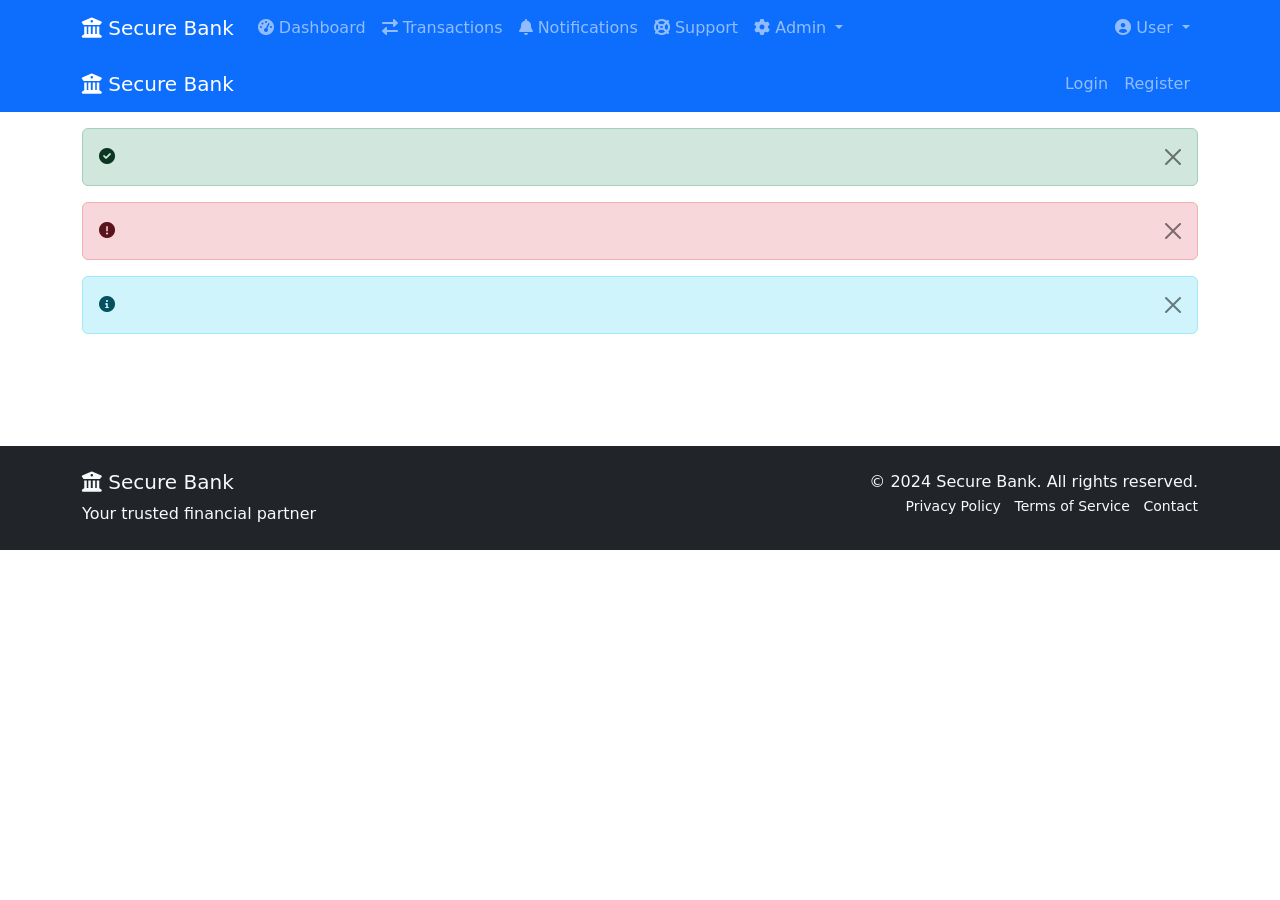
<file: target/classes/templates/layout/main.html>
<!DOCTYPE html>
<html lang="en" xmlns:th="http://www.thymeleaf.org" xmlns:sec="http://www.thymeleaf.org/extras/spring-security">
<head>
    <meta charset="UTF-8">
    <meta name="viewport" content="width=device-width, initial-scale=1.0">
    <title th:text="${pageTitle != null ? pageTitle + ' - Secure Bank' : 'Secure Bank'}">Secure Bank</title>
    
    <!-- Bootstrap CSS -->
    <link href="https://cdn.jsdelivr.net/npm/bootstrap@5.3.0/dist/css/bootstrap.min.css" rel="stylesheet">
    <!-- Font Awesome -->
    <link href="https://cdnjs.cloudflare.com/ajax/libs/font-awesome/6.0.0/css/all.min.css" rel="stylesheet">
    <!-- Custom CSS -->
    <link th:href="@{/css/style.css}" rel="stylesheet">
    
    <!-- Additional head content -->
    <th:block th:fragment="head-extra"></th:block>
</head>
<body>
    <!-- Navigation -->
    <nav class="navbar navbar-expand-lg navbar-dark bg-primary" sec:authorize="isAuthenticated()">
        <div class="container">
            <a class="navbar-brand" th:href="@{/dashboard}">
                <i class="fas fa-university"></i> Secure Bank
            </a>
            
            <button class="navbar-toggler" type="button" data-bs-toggle="collapse" data-bs-target="#navbarNav">
                <span class="navbar-toggler-icon"></span>
            </button>
            
            <div class="collapse navbar-collapse" id="navbarNav">
                <ul class="navbar-nav me-auto">
                    <li class="nav-item">
                        <a class="nav-link" th:href="@{/dashboard}" th:classappend="${#request.requestURI == '/dashboard' ? 'active' : ''}">
                            <i class="fas fa-tachometer-alt"></i> Dashboard
                        </a>
                    </li>
                    <li class="nav-item">
                        <a class="nav-link" th:href="@{/transactions}" th:classappend="${#strings.startsWith(#request.requestURI, '/transactions') ? 'active' : ''}">
                            <i class="fas fa-exchange-alt"></i> Transactions
                        </a>
                    </li>
                    <li class="nav-item">
                        <a class="nav-link" th:href="@{/notifications}" th:classappend="${#strings.startsWith(#request.requestURI, '/notifications') ? 'active' : ''}">
                            <i class="fas fa-bell"></i> Notifications
                            <span class="badge bg-danger ms-1" th:if="${unreadNotifications != null and unreadNotifications > 0}" th:text="${unreadNotifications}"></span>
                        </a>
                    </li>
                    <li class="nav-item">
                        <a class="nav-link" th:href="@{/support}" th:classappend="${#strings.startsWith(#request.requestURI, '/support') ? 'active' : ''}">
                            <i class="fas fa-life-ring"></i> Support
                        </a>
                    </li>
                    <!-- Admin Menu -->
                    <li class="nav-item dropdown" sec:authorize="hasRole('ADMIN')">
                        <a class="nav-link dropdown-toggle" href="#" id="adminDropdown" role="button" data-bs-toggle="dropdown">
                            <i class="fas fa-cog"></i> Admin
                        </a>
                        <ul class="dropdown-menu">
                            <li><a class="dropdown-item" th:href="@{/admin}"><i class="fas fa-chart-line"></i> Dashboard</a></li>
                            <li><a class="dropdown-item" th:href="@{/admin/users}"><i class="fas fa-users"></i> Users</a></li>
                            <li><a class="dropdown-item" th:href="@{/admin/transactions}"><i class="fas fa-money-bill-wave"></i> Transactions</a></li>
                            <li><a class="dropdown-item" th:href="@{/admin/support}"><i class="fas fa-ticket-alt"></i> Support</a></li>
                            <li><hr class="dropdown-divider"></li>
                            <li><a class="dropdown-item" th:href="@{/admin/reports}"><i class="fas fa-chart-bar"></i> Reports</a></li>
                            <li><a class="dropdown-item" th:href="@{/admin/system}"><i class="fas fa-server"></i> System</a></li>
                        </ul>
                    </li>
                </ul>
                
                <!-- User Menu -->
                <ul class="navbar-nav">
                    <li class="nav-item dropdown">
                        <a class="nav-link dropdown-toggle" href="#" id="userDropdown" role="button" data-bs-toggle="dropdown">
                            <i class="fas fa-user-circle"></i>
                            <span sec:authentication="principal.fullName">User</span>
                        </a>
                        <ul class="dropdown-menu dropdown-menu-end">
                            <li><a class="dropdown-item" th:href="@{/dashboard/profile}"><i class="fas fa-user"></i> Profile</a></li>
                            <li><a class="dropdown-item" th:href="@{/dashboard/security}"><i class="fas fa-shield-alt"></i> Security</a></li>
                            <li><hr class="dropdown-divider"></li>
                            <li><a class="dropdown-item" th:href="@{/logout}"><i class="fas fa-sign-out-alt"></i> Logout</a></li>
                        </ul>
                    </li>
                </ul>
            </div>
        </div>
    </nav>

    <!-- Public Navigation for non-authenticated users -->
    <nav class="navbar navbar-expand-lg navbar-dark bg-primary" sec:authorize="!isAuthenticated()">
        <div class="container">
            <a class="navbar-brand" th:href="@{/}">
                <i class="fas fa-university"></i> Secure Bank
            </a>
            
            <div class="navbar-nav ms-auto">
                <a class="nav-link" th:href="@{/login}">Login</a>
                <a class="nav-link" th:href="@{/register}">Register</a>
            </div>
        </div>
    </nav>

    <!-- Alert Messages -->
    <div class="container mt-3" th:if="${success or error or message}">
        <div class="alert alert-success alert-dismissible fade show" th:if="${success}" role="alert">
            <i class="fas fa-check-circle"></i> <span th:text="${success}"></span>
            <button type="button" class="btn-close" data-bs-dismiss="alert"></button>
        </div>
        <div class="alert alert-danger alert-dismissible fade show" th:if="${error}" role="alert">
            <i class="fas fa-exclamation-circle"></i> <span th:text="${error}"></span>
            <button type="button" class="btn-close" data-bs-dismiss="alert"></button>
        </div>
        <div class="alert alert-info alert-dismissible fade show" th:if="${message}" role="alert">
            <i class="fas fa-info-circle"></i> <span th:text="${message}"></span>
            <button type="button" class="btn-close" data-bs-dismiss="alert"></button>
        </div>
    </div>

    <!-- Main Content -->
    <main class="container-fluid py-4">
        <th:block th:fragment="content">
            <!-- Page content will be inserted here -->
        </th:block>
    </main>

    <!-- Footer -->
    <footer class="bg-dark text-light py-4 mt-5">
        <div class="container">
            <div class="row">
                <div class="col-md-6">
                    <h5><i class="fas fa-university"></i> Secure Bank</h5>
                    <p class="mb-0">Your trusted financial partner</p>
                </div>
                <div class="col-md-6 text-md-end">
                    <p class="mb-0">&copy; 2024 Secure Bank. All rights reserved.</p>
                    <small class="text-muted">
                        <a href="#" class="text-light text-decoration-none">Privacy Policy</a> |
                        <a href="#" class="text-light text-decoration-none">Terms of Service</a> |
                        <a href="#" class="text-light text-decoration-none">Contact</a>
                    </small>
                </div>
            </div>
        </div>
    </footer>

    <!-- Bootstrap JS -->
    <script src="https://cdn.jsdelivr.net/npm/bootstrap@5.3.0/dist/js/bootstrap.bundle.min.js"></script>
    <!-- jQuery -->
    <script src="https://code.jquery.com/jquery-3.6.0.min.js"></script>
    <!-- Custom JS -->
    <script th:src="@{/js/main.js}"></script>
    
    <!-- Additional scripts -->
    <th:block th:fragment="scripts-extra"></th:block>
</body>
</html>
</file>
